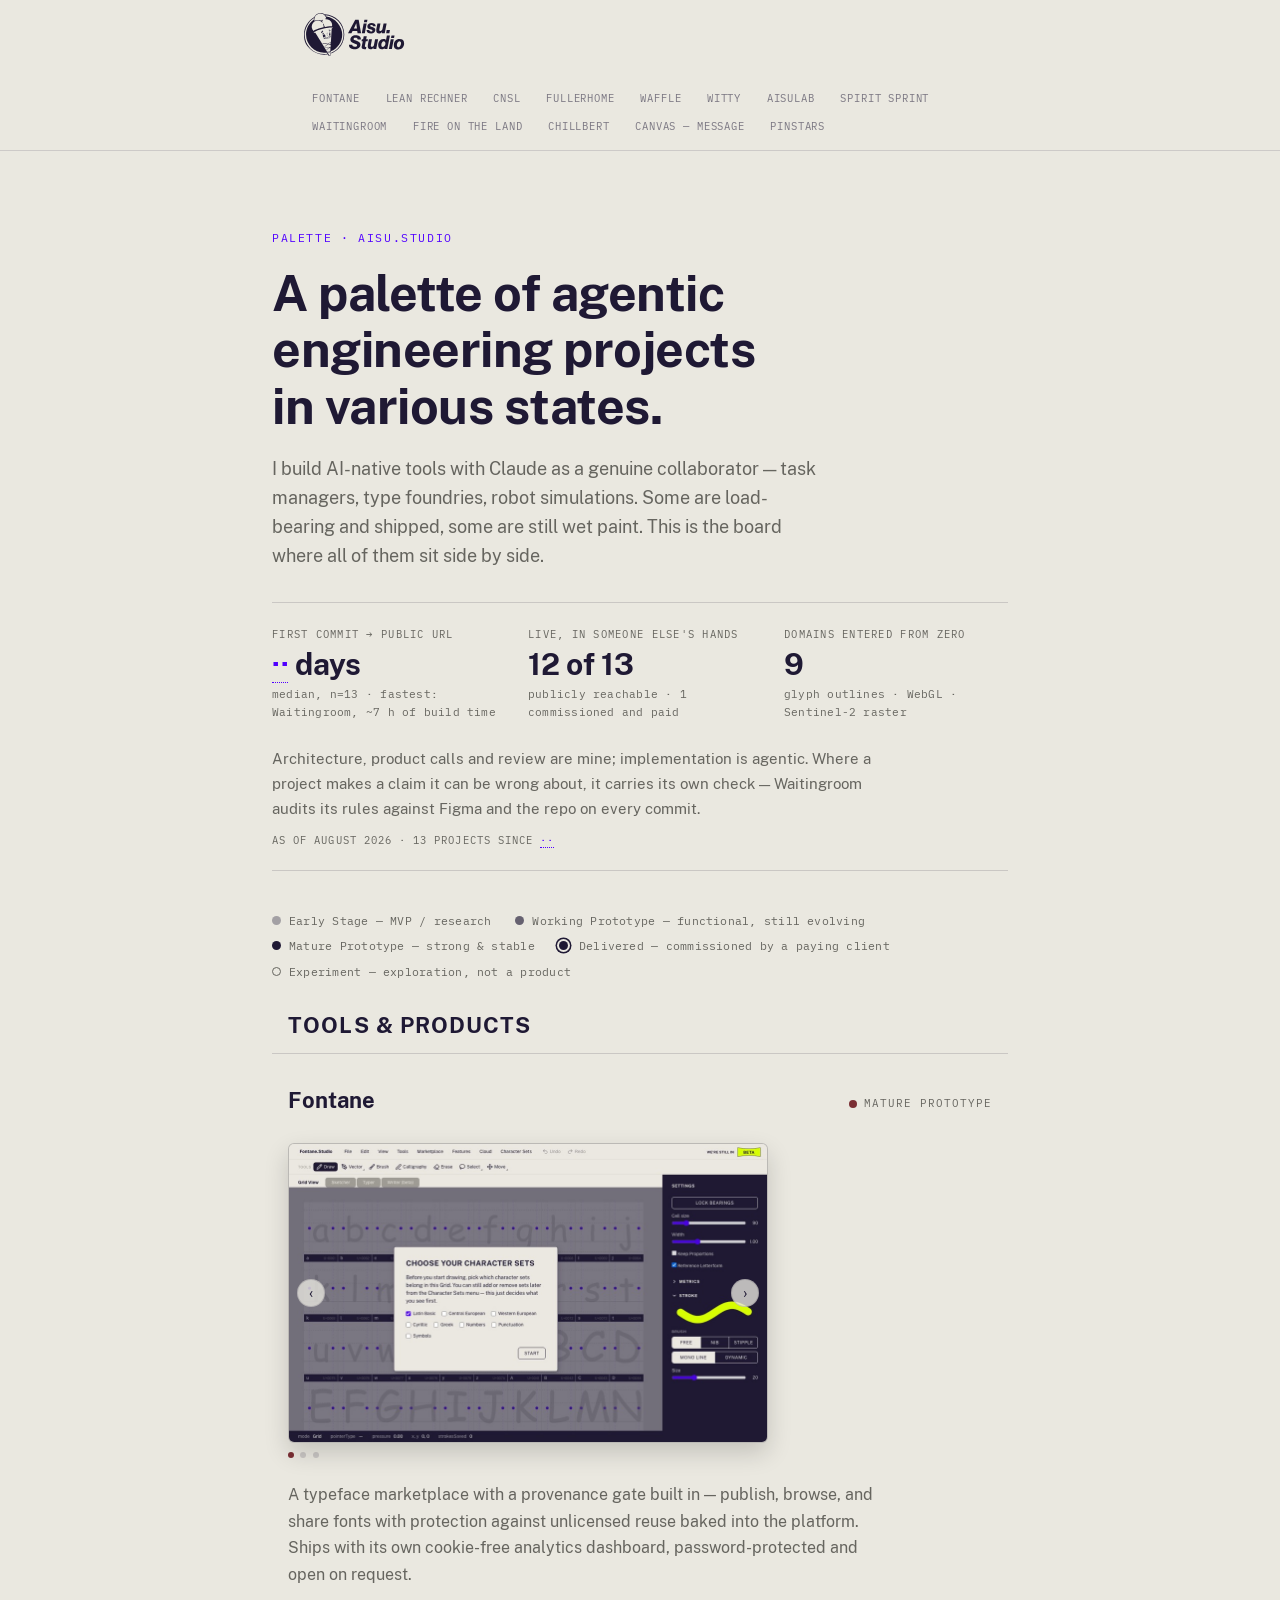
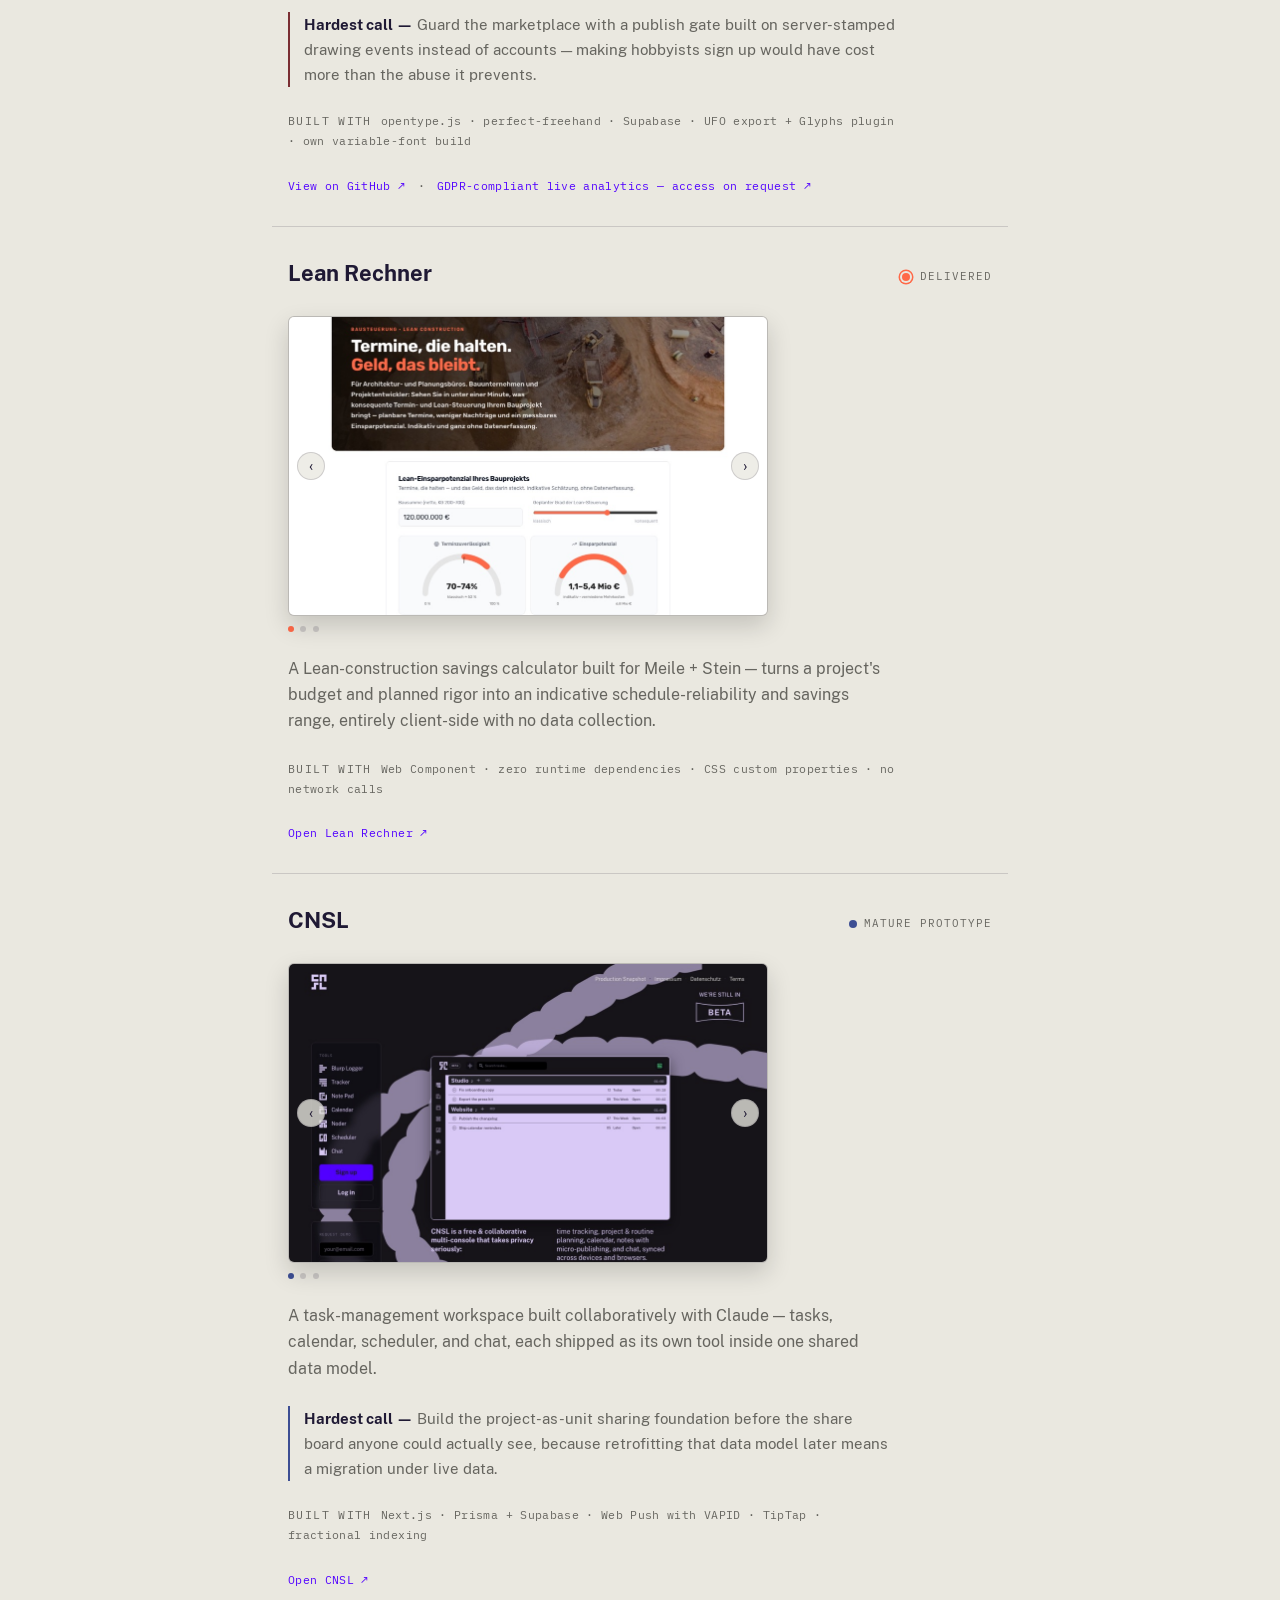
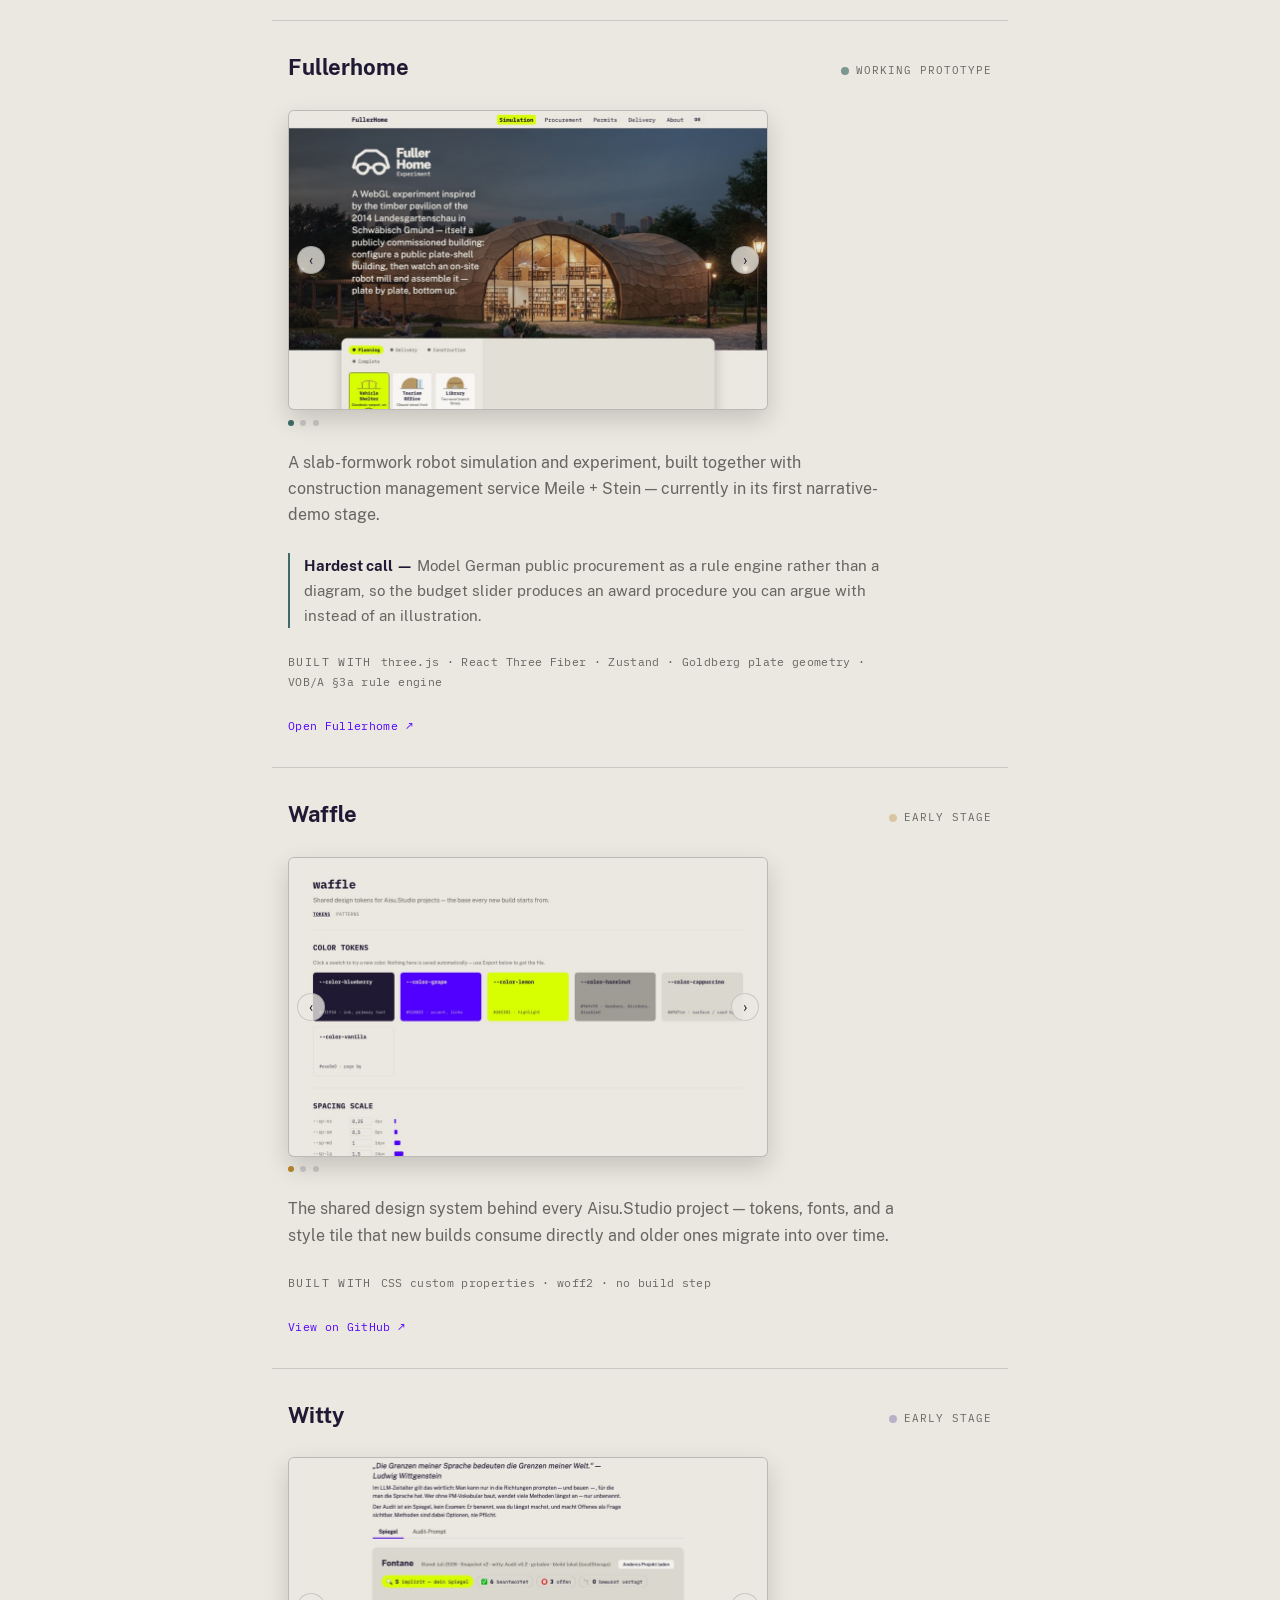
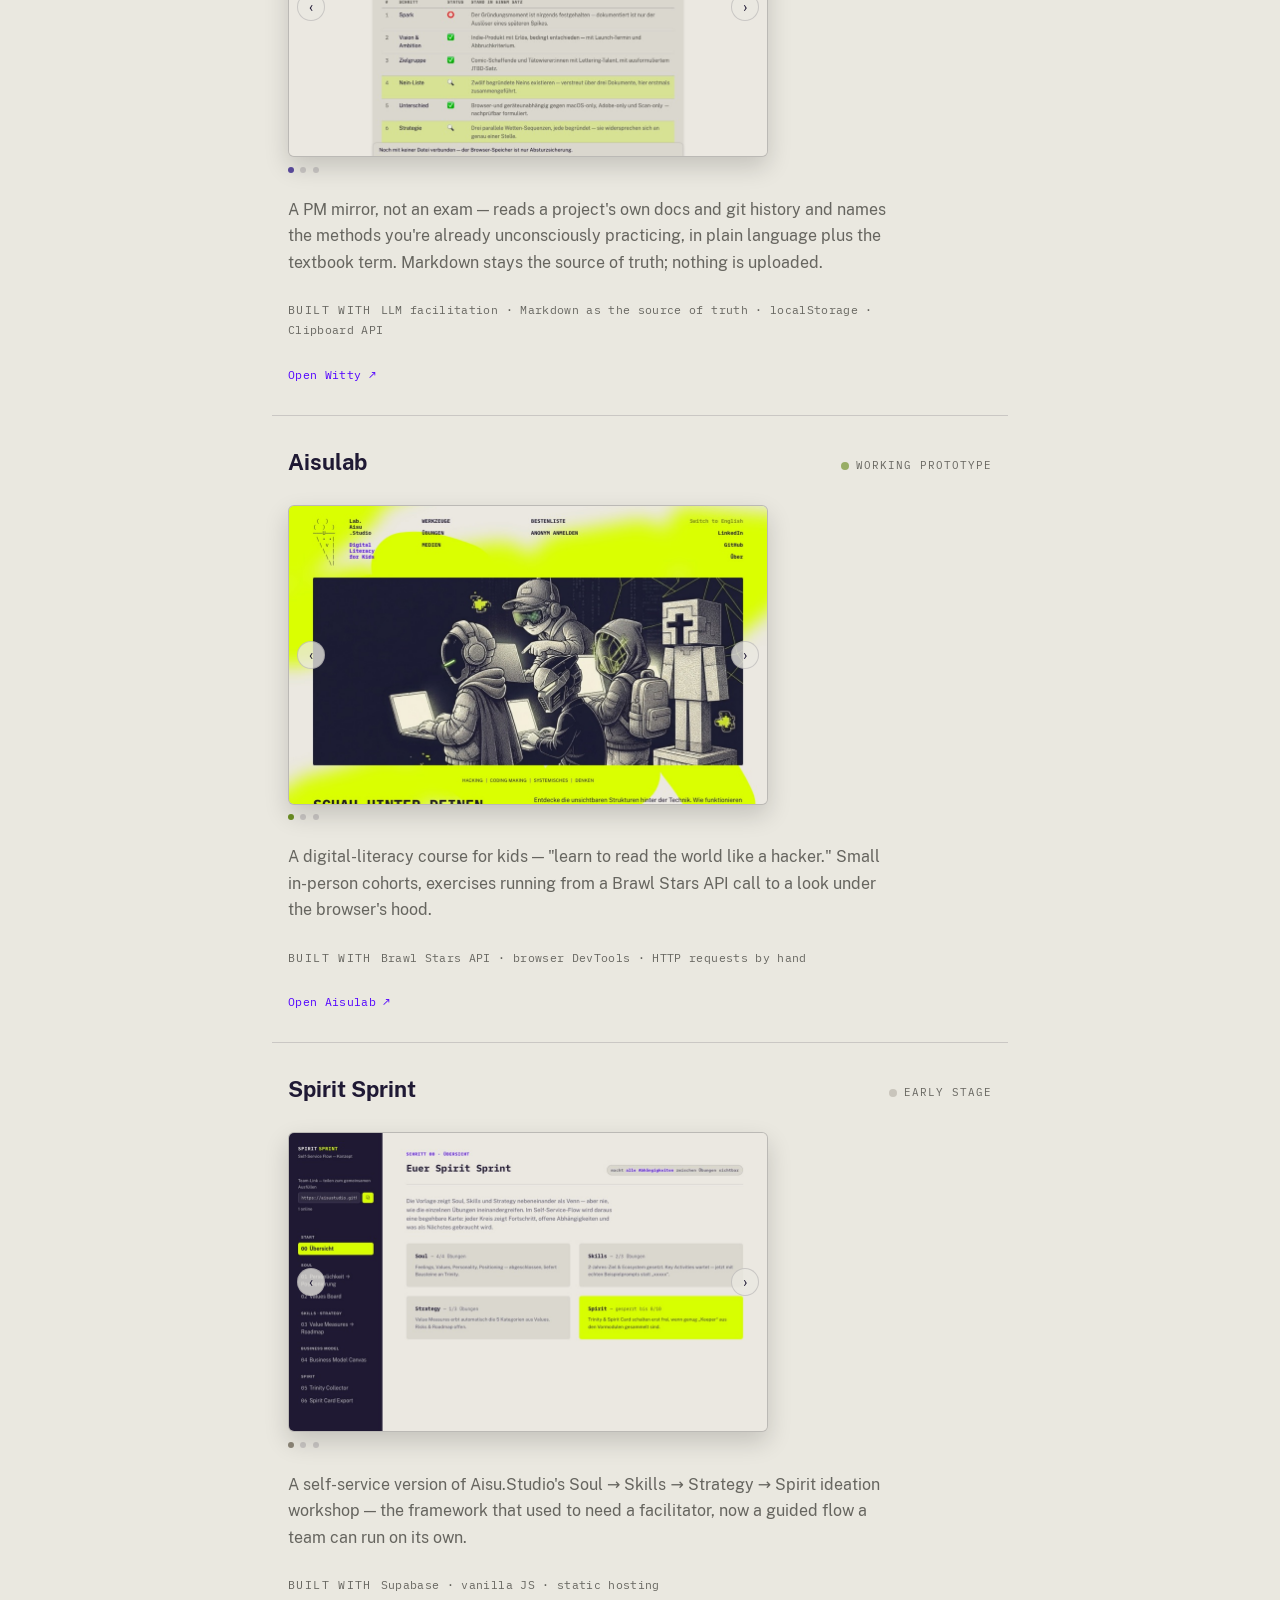
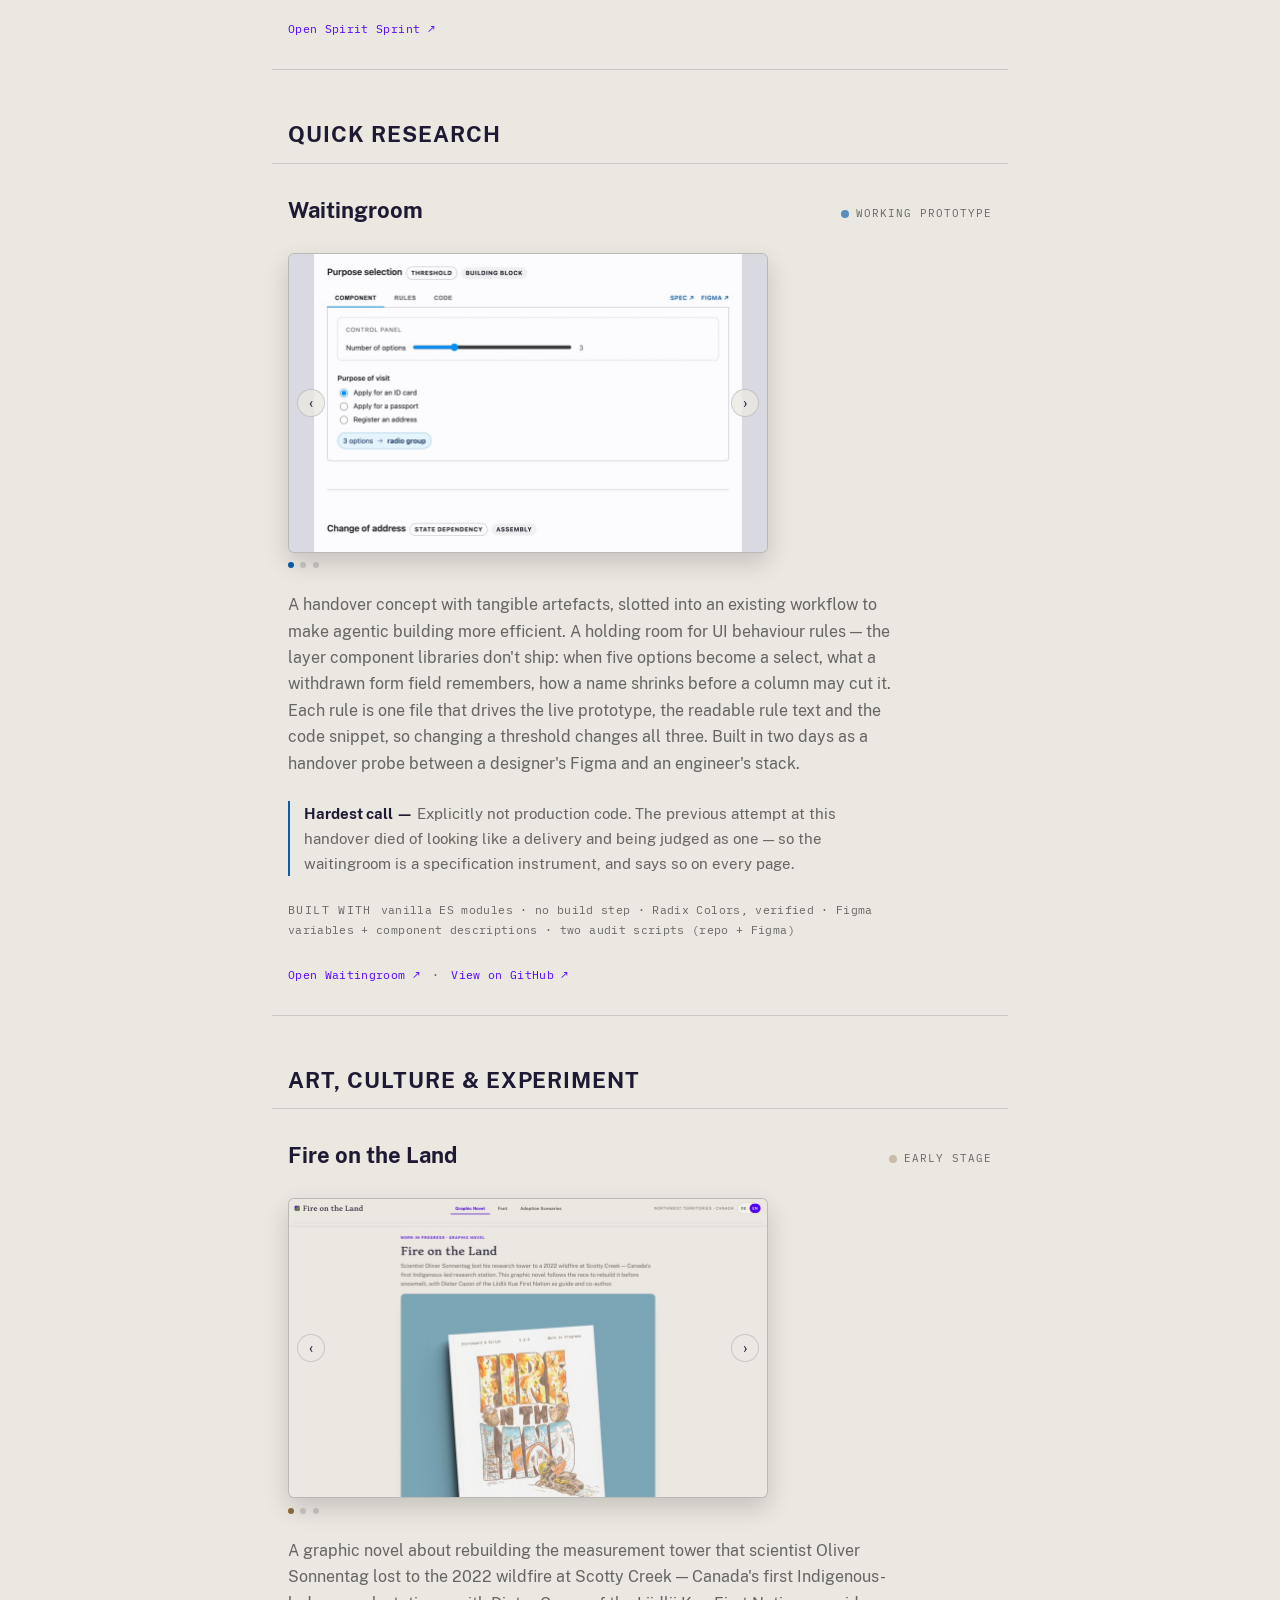
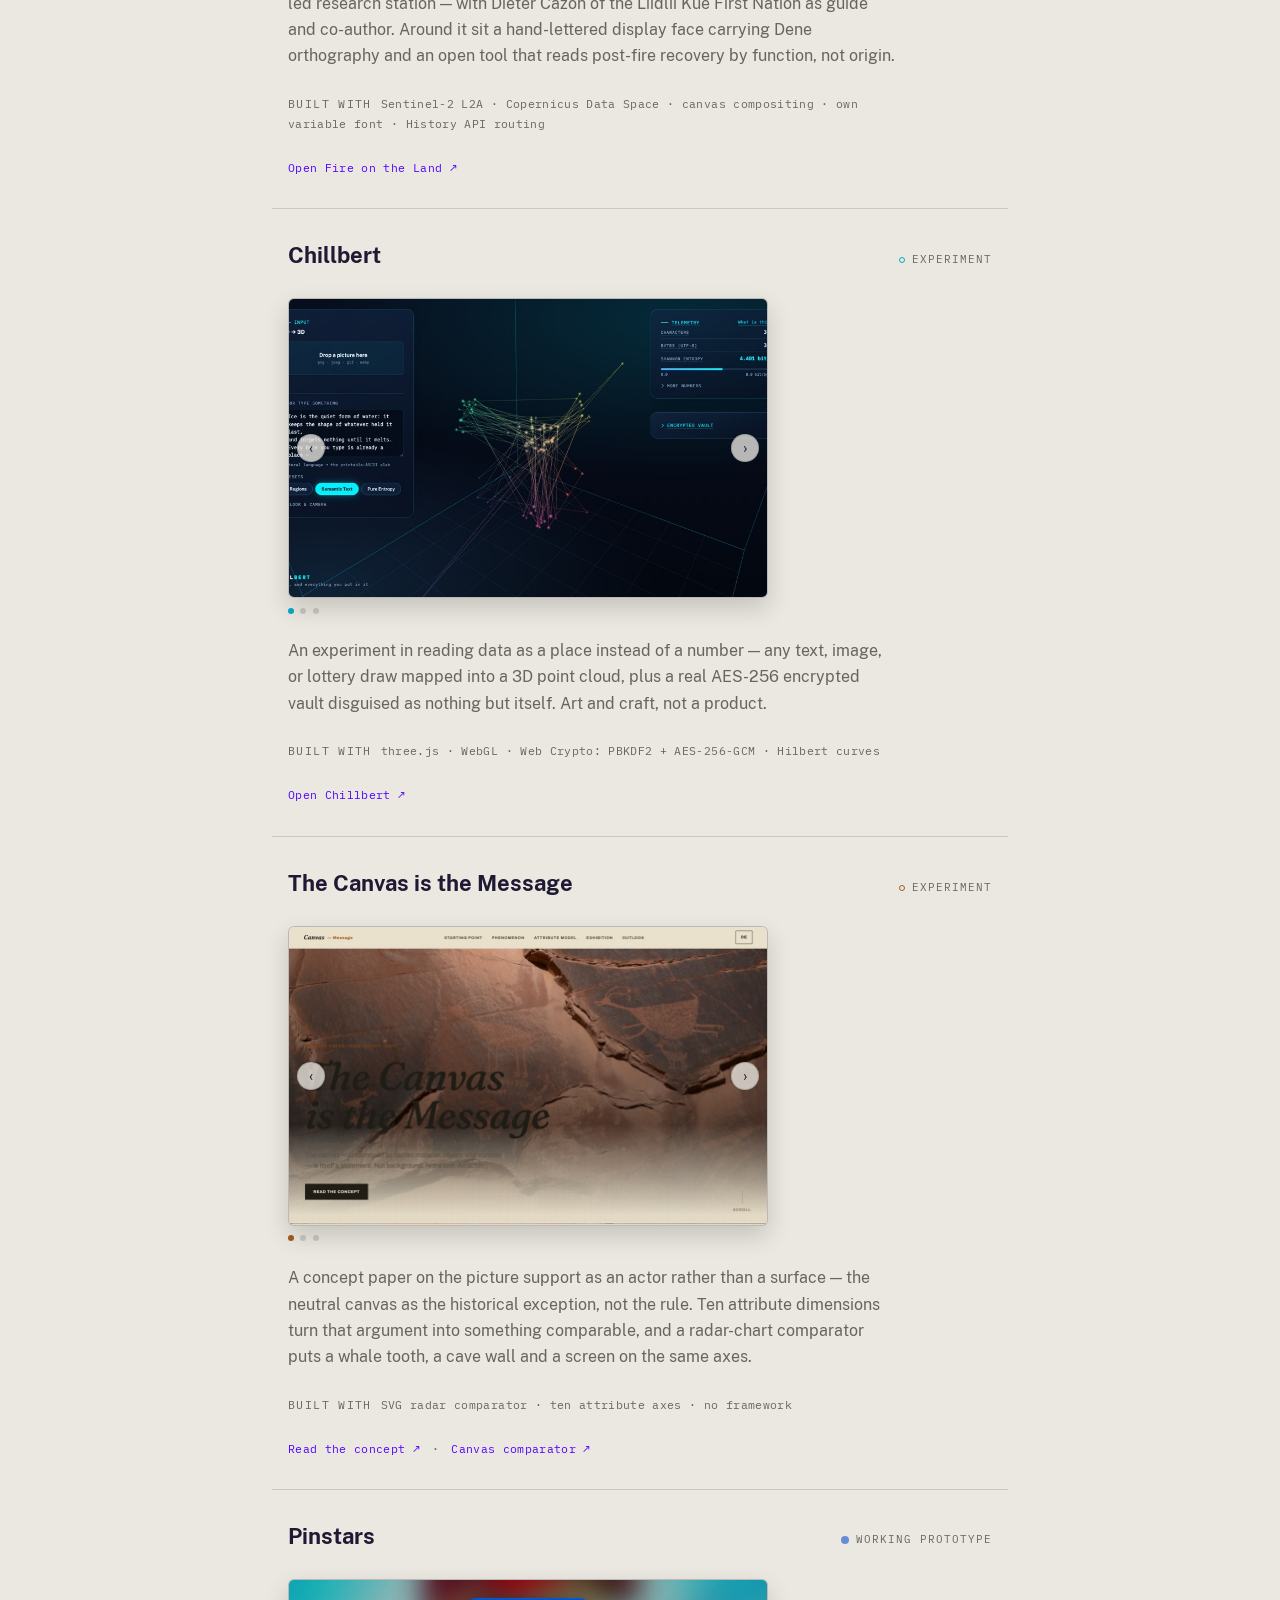
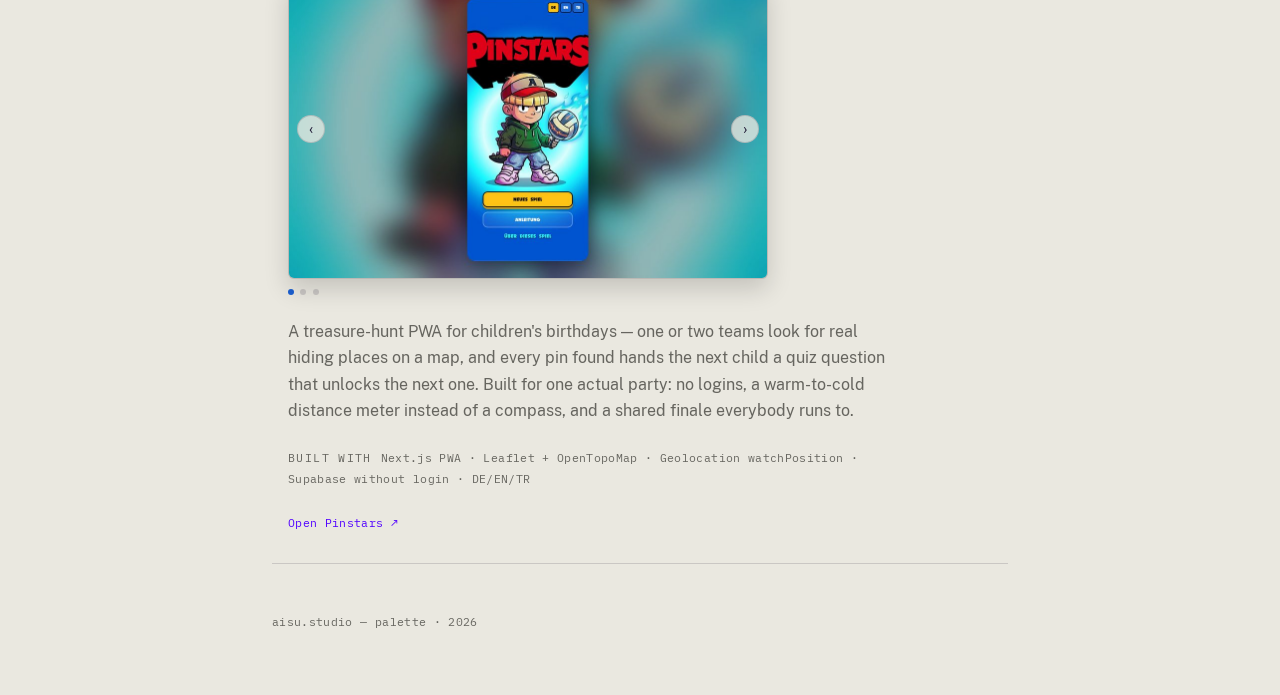
<file: index.html>
<!doctype html>
<html lang="en">
<head>
<meta charset="utf-8">
<meta name="viewport" content="width=device-width, initial-scale=1">
<meta name="description" content="A palette of agentic engineering projects in various states — Fontane, Lean Rechner, CNSL, Fullerhome, Waffle, Witty, Aisulab, Spirit Sprint, Fire on the Land, Chillbert, The Canvas is the Message, Pinstars.">
<title>palette · aisu.studio</title>
<link rel="stylesheet" href="tokens.css">
<style>
  :root {
    --canvas: var(--color-vanilla);
    --canvas-raised: var(--color-cappuccino);
    --ink: var(--color-blueberry);
    --ink-soft: var(--color-muted);
    --rule: color-mix(in srgb, var(--color-blueberry) 16%, transparent);
    --accent: var(--color-grape);

    --cnsl: #3D4E93;
    --fontane: #7A2E33;
    --waffle: #B8862E;
    --spirit: #8C8577;
    --fullerhome: #3E6B66;
    --leanrechner: #FF6948;
    --witty: #5B4B9E;
    --aisulab: #6B8E23;
    --fireontheland: #8A6D3D;
    --tcitm: #A6591B;
    --pinstars: #1B5FD0;
    --chillbert: #0BA8C4;
    --waitingroom: #0B5CAD;
  }

  /* dark mode is derived from the same waffle tokens (blueberry/vanilla swap
     as canvas/ink, surfaces and accent blended from there) rather than a
     separate hand-picked palette — so editing tokens.css still drives both themes. */
  @media (prefers-color-scheme: dark) {
    :root {
      --canvas: var(--color-blueberry);
      --canvas-raised: color-mix(in srgb, var(--color-blueberry) 82%, var(--color-vanilla) 18%);
      --ink: var(--color-vanilla);
      --ink-soft: color-mix(in srgb, var(--color-vanilla) 62%, var(--color-blueberry) 38%);
      --rule: color-mix(in srgb, var(--color-vanilla) 16%, transparent);
      --accent: color-mix(in srgb, var(--color-grape) 55%, var(--color-vanilla) 45%);

      --cnsl: #8496D6;
      --fontane: #C97078;
      --waffle: #E0AC55;
      --spirit: #A7A093;
      --fullerhome: #74AFA8;
      --leanrechner: #FF6948;
      --witty: #8B7BC7;
      --aisulab: #9DC94A;
      --fireontheland: #C9A15E;
      --tcitm: #D98B4A;
    --pinstars: #6FA8FF;
      --pinstars: #6FA8FF;
      --chillbert: #00F2FE;
      --waitingroom: #70B8FF;
    }
  }
  :root[data-theme="dark"] {
    --canvas: var(--color-blueberry);
    --canvas-raised: color-mix(in srgb, var(--color-blueberry) 82%, var(--color-vanilla) 18%);
    --ink: var(--color-vanilla);
    --ink-soft: color-mix(in srgb, var(--color-vanilla) 62%, var(--color-blueberry) 38%);
    --rule: color-mix(in srgb, var(--color-vanilla) 16%, transparent);
    --accent: color-mix(in srgb, var(--color-grape) 55%, var(--color-vanilla) 45%);
    --cnsl: #8496D6;
    --fontane: #C97078;
    --waffle: #E0AC55;
    --spirit: #A7A093;
    --fullerhome: #74AFA8;
    --leanrechner: #FF6948;
    --witty: #8B7BC7;
    --aisulab: #9DC94A;
    --fireontheland: #C9A15E;
    --tcitm: #D98B4A;
    --pinstars: #6FA8FF;
    --chillbert: #00F2FE;
    --waitingroom: #70B8FF;
  }
  :root[data-theme="light"] {
    --canvas: var(--color-vanilla);
    --canvas-raised: var(--color-cappuccino);
    --ink: var(--color-blueberry);
    --ink-soft: var(--color-muted);
    --rule: color-mix(in srgb, var(--color-blueberry) 16%, transparent);
    --accent: var(--color-grape);
    --cnsl: #3D4E93;
    --fontane: #7A2E33;
    --waffle: #B8862E;
    --spirit: #8C8577;
    --fullerhome: #3E6B66;
    --leanrechner: #FF6948;
    --witty: #5B4B9E;
    --aisulab: #6B8E23;
    --fireontheland: #8A6D3D;
    --tcitm: #A6591B;
    --pinstars: #1B5FD0;
    --chillbert: #0BA8C4;
    --waitingroom: #0B5CAD;
  }

  * { box-sizing: border-box; }
  body { margin: 0; }

  .page {
    background: var(--canvas);
    color: var(--ink);
    font-family: var(--font-sans);
    line-height: 1.65;
    min-height: 100%;
    padding: clamp(2rem, 6vw, 5rem) clamp(1.25rem, 5vw, 2rem) 4rem;
  }

  .wrap {
    max-width: 46rem;
    margin: 0 auto;
  }

  /* sticky site header: always blueberry-on-vanilla, independent of the
     page's own light/dark theme — so the logo can stay a fixed color too. */
  .site-nav {
    position: sticky;
    top: 0;
    z-index: 20;
    background: var(--color-vanilla);
    border-bottom: 1px solid color-mix(in srgb, var(--color-blueberry) 14%, transparent);
  }
  .site-nav-inner {
    max-width: 46rem;
    margin: 0 auto;
    padding: 0.8rem clamp(1.25rem, 5vw, 2rem);
    display: flex;
    align-items: center;
    gap: 1.75rem;
    flex-wrap: wrap;
  }
  .site-nav nav {
    display: flex;
    flex-wrap: wrap;
    /* tighter than the old 0.5rem/1.5rem because every link now carries pill
       padding of its own — the gap plus that padding lands back at the same
       optical spacing between labels. */
    gap: 0.25rem 0.6rem;
  }

  .logo-mark {
    display: block;
    height: 44px;
    width: auto;
    flex: none;
    color: var(--color-blueberry);
  }
  .logo-mark path { fill: currentColor; }

  .eyebrow {
    font-family: var(--font-mono);
    font-size: 0.72rem;
    letter-spacing: 0.14em;
    text-transform: uppercase;
    color: var(--accent);
    margin: 0 0 1.1rem;
  }

  h1 {
    font-family: var(--font-sans);
    font-weight: 700;
    font-size: clamp(2rem, 5vw, 3.1rem);
    line-height: 1.14;
    letter-spacing: -0.01em;
    margin: 0 0 1.25rem;
    text-wrap: balance;
    animation: rise 0.6s ease-out both;
  }

  .intro {
    font-size: 1.1rem;
    color: var(--ink-soft);
    max-width: 34rem;
    margin: 0 0 2rem;
  }

  /* lower hero: three numbers a technical reader takes into the interview.
     each answers a different objection — is it fast, is it real, can he
     repeat it — so they must not all measure output volume. Text tokens
     only, no accent fills: the board below owns the colour. */
  .metrics {
    border-top: 1px solid var(--rule);
    border-bottom: 1px solid var(--rule);
    padding: 1.4rem 0 1.25rem;
    margin: 0 0 2.5rem;
  }
  .metrics-grid {
    display: grid;
    grid-template-columns: repeat(auto-fit, minmax(12rem, 1fr));
    gap: 1.5rem 2rem;
    margin: 0;
  }
  .metric dt {
    font-family: var(--font-mono);
    font-size: 0.66rem;
    letter-spacing: 0.12em;
    text-transform: uppercase;
    color: var(--ink-soft);
    margin-bottom: 0.35rem;
  }
  /* proportional figures on purpose — tabular-nums only earns its place in
     columns that align vertically, and makes a display-size number look loose. */
  .metric-value {
    font-family: var(--font-sans);
    font-weight: 700;
    font-size: clamp(1.5rem, 3.2vw, 1.85rem);
    line-height: 1.1;
    letter-spacing: -0.01em;
    color: var(--ink);
    margin: 0 0 0.3rem;
  }
  .metric-note {
    font-family: var(--font-mono);
    font-size: 0.7rem;
    line-height: 1.6;
    letter-spacing: 0.02em;
    color: var(--ink-soft);
    margin: 0;
  }

  .metrics-method {
    font-size: 0.95rem;
    color: var(--ink-soft);
    max-width: 38rem;
    margin: 1.5rem 0 0;
  }
  .metrics-asof {
    font-family: var(--font-mono);
    font-size: 0.66rem;
    letter-spacing: 0.1em;
    text-transform: uppercase;
    color: var(--ink-soft);
    margin: 0.7rem 0 0;
  }

  /* DRAFT ONLY — marks a value that is not yet measured, so an unfilled
     placeholder can never quietly ship as a real number. Delete this rule
     and every .todo class once the values are in. */
  .todo {
    color: var(--accent);
    border-bottom: 1px dotted var(--accent);
  }

  @keyframes rise {
    from { opacity: 0; transform: translateY(6px); }
    to { opacity: 1; transform: translateY(0); }
  }
  @media (prefers-reduced-motion: reduce) {
    h1 { animation: none; }
  }

  /* every link carries the pill's padding and radius at all times, only the
     fill is transparent — otherwise activating one would resize it and reflow
     the whole nav on every scroll past a project boundary. */
  .swatch-link {
    text-decoration: none;
    color: color-mix(in srgb, var(--color-blueberry) 55%, transparent);
    padding: 0.2rem 0.5rem;
    border-radius: 999px;
    background: transparent;
    transition: background 0.15s ease, color 0.15s ease;
  }
  /* hover and current wear the same pill and differ only in fill, so the shape
     means "a project" and the colour means which state it is in. Cappuccino is
     the surface token, which is what tokens.css actually reserves for chrome:
     blueberry on it is 11.7:1, and the fill sits a quiet 1.18:1 off the header's
     vanilla — a confirmation under the pointer, not a second marker competing
     with the current-project pill. The raw token, not the --canvas-raised
     alias, because this header stays vanilla in both themes. */
  .swatch-link:hover {
    color: var(--color-blueberry);
    background: var(--color-cappuccino);
  }
  .swatch-link:focus-visible { outline: 2px solid var(--color-grape); outline-offset: 3px; }

  /* the sticky nav also answers "where am I": the project currently under the
     header wears a strawberry-2 pill. Fill and ink only — bolding a mono face
     would change its width and reflow the whole nav mid-scroll.
     Blueberry on strawberry-2 is 6.6:1, so these 10.5px labels clear AA.
     Note this is a deliberate exception to the rule in tokens.css that flavor
     ramps encode content and never style chrome. */
  .swatch-link[aria-current="location"] {
    color: var(--color-blueberry);
    background: var(--color-strawberry-2);
  }
  /* where you are outranks where the pointer is: hovering the current project
     must not repaint it as an ordinary hover target */
  .swatch-link[aria-current="location"]:hover {
    background: var(--color-strawberry-2);
  }

  .swatch-name {
    font-family: var(--font-mono);
    font-size: 0.66rem;
    letter-spacing: 0.08em;
    text-transform: uppercase;
  }

  /* legend */
  .legend {
    display: flex;
    flex-wrap: wrap;
    gap: 0.4rem 1.5rem;
    font-family: var(--font-mono);
    font-size: 0.72rem;
    color: var(--ink-soft);
    letter-spacing: 0.02em;
    margin: 0 0 2rem;
  }
  .legend-item { display: inline-flex; align-items: center; gap: 0.5rem; }
  .legend-dot {
    width: 9px; height: 9px; border-radius: 50%;
    background: var(--ink);
  }
  .legend-dot.early { opacity: 0.35; }
  .legend-dot.working { opacity: 0.65; }
  .legend-dot.mature { opacity: 1; }
  /* The legend is the key for the STAGE, so every legend dot stays neutral ink
     and lets opacity and form carry the stage. On a project row the identical
     form is filled with that project's swatch, which carries identity. Delivered
     used to break this by going accent here and swatch on the row — the same
     stage in two colours. It gets a ring instead: a form, readable in both. */
  /* the ring is a box-shadow, so it takes no layout width — pay the label back
     the space it optically eats, here and on the row chip below. */
  .legend-dot.delivered {
    opacity: 1;
    box-shadow: 0 0 0 2px var(--canvas), 0 0 0 3.5px var(--ink);
    margin-right: 3px;
  }
  .legend-dot.experiment { background: none; border: 1.5px solid var(--ink-soft); }

  /* chart of rows */
  /* group headings — chapter headlines, not eyebrows: the chart is split into
     work-with-a-user and work-that-is-its-own-point, and each group keeps its
     own top rule below the headline. */
  .chart-group {
    font-family: var(--font-sans);
    font-size: 1.35rem;
    font-weight: 700;
    line-height: 1.2;
    letter-spacing: 0.045em;
    text-transform: uppercase;
    color: var(--ink);
    margin: 3.25rem 0 0.9rem;
    padding: 0 1rem;
  }
  .chart-group:first-of-type { margin-top: 0; }

  .chart {
    border-top: 1px solid var(--rule);
  }

  .row {
    padding: 1.75rem 1rem;
    /* --nav-h is measured in JS; the fallback keeps jumped-to rows clear of the
       sticky header even before the script runs. */
    scroll-margin-top: calc(var(--nav-h, 5rem) + 1.25rem);
    border-bottom: 1px solid var(--rule);
    transition: background 0.15s ease;
  }
  .row:hover {
    background: color-mix(in srgb, var(--swatch) 7%, transparent);
  }

  .row-content { min-width: 0; }

  .row-head {
    display: flex;
    align-items: baseline;
    justify-content: space-between;
    gap: 1rem;
    flex-wrap: wrap;
  }

  .row-head h3 {
    font-family: var(--font-sans);
    font-weight: 700;
    font-size: 1.4rem;
    margin: 0;
  }

  .state {
    display: inline-flex;
    align-items: center;
    gap: 0.45rem;
    font-family: var(--font-mono);
    font-size: 0.68rem;
    letter-spacing: 0.09em;
    text-transform: uppercase;
    color: var(--ink-soft);
    white-space: nowrap;
  }
  .state-dot {
    width: 8px; height: 8px; border-radius: 50%;
    background: var(--swatch);
  }
  .state[data-state="early"] .state-dot { opacity: 0.35; }
  .state[data-state="working"] .state-dot { opacity: 0.65; }
  .state[data-state="mature"] .state-dot { opacity: 1; }
  .state[data-state="delivered"] .state-dot {
    opacity: 1;
    box-shadow: 0 0 0 2px var(--canvas), 0 0 0 3.5px var(--swatch);
    margin-right: 3px;
  }
  .state[data-state="experiment"] .state-dot { background: none; border: 1.5px solid var(--swatch); width: 6px; height: 6px; }

  .row p {
    margin: 0;
    color: var(--ink-soft);
    max-width: 38rem;
  }
  .row p.pending {
    font-style: italic;
  }

  /* built-with — the question every technical reader asks, answered in one
     mono line so it never weighs down the prose. Same size/colour as the
     legend, so it reads as apparatus rather than copy. */
  .built-with {
    font-family: var(--font-mono);
    font-size: 0.72rem;
    line-height: 1.75;
    letter-spacing: 0.03em;
    color: var(--ink-soft);
    margin: 0;
  }
  .built-with-label {
    text-transform: uppercase;
    letter-spacing: 0.12em;
    margin-right: 0.55rem;
  }

  /* one decision, on the projects where the decision is the point */
  .decision {
    border-left: 2px solid var(--swatch);
    padding-left: 0.9rem;
    margin: 0;
    font-size: 0.95rem;
    color: var(--ink-soft);
  }
  .decision-label {
    font-weight: 700;
    color: var(--ink);
  }

  .row-link {
    display: inline-block;
    font-family: var(--font-mono);
    font-size: 0.72rem;
    letter-spacing: 0.03em;
    color: var(--accent);
    text-decoration: none;
    border-bottom: 1px solid transparent;
  }
  .row-link:hover { border-bottom-color: var(--accent); }
  .row-link-sep {
    display: inline-block;
    margin: 0 0.5rem;
    color: var(--ink-soft);
    font-family: var(--font-mono);
    font-size: 0.72rem;
  }


  /* screenshot carousel */
  .carousel {
    margin: 0;
    max-width: 30rem;
  }
  .carousel-viewport {
    position: relative;
    aspect-ratio: 16 / 10;
    border-radius: 6px;
    overflow: hidden;
    border: 1px solid var(--rule);
    background: var(--canvas-raised);
    box-shadow: 0 10px 24px rgba(0, 0, 0, 0.16);
  }
  .carousel-slide {
    position: absolute;
    inset: 0;
    width: 100%;
    height: 100%;
    object-fit: cover;
    opacity: 0;
    transition: opacity 0.3s ease;
    pointer-events: none;
  }
  .carousel-slide.is-active {
    opacity: 1;
    pointer-events: auto;
  }
  .carousel-nav {
    position: absolute;
    top: 50%;
    transform: translateY(-50%);
    width: 28px;
    height: 28px;
    border-radius: 50%;
    border: 1px solid var(--rule);
    background: color-mix(in srgb, var(--canvas) 78%, transparent);
    color: var(--ink);
    font-family: var(--font-sans);
    font-size: 1rem;
    line-height: 1;
    cursor: pointer;
    display: flex;
    align-items: center;
    justify-content: center;
  }
  .carousel-nav.prev { left: 0.5rem; }
  .carousel-nav.next { right: 0.5rem; }
  .carousel-nav:hover { background: var(--swatch); color: var(--color-vanilla); border-color: transparent; }
  .carousel-nav:focus-visible { outline: 2px solid var(--accent); outline-offset: 2px; }

  .carousel-dots {
    display: flex;
    gap: 0.4rem;
    margin-top: 0.6rem;
  }
  .carousel-dot {
    width: 6px;
    height: 6px;
    border-radius: 50%;
    border: none;
    padding: 0;
    background: var(--rule);
    cursor: pointer;
  }
  .carousel-dot.is-active { background: var(--swatch); }

  /* One rhythm for the whole row: a blank line above every block, so
     description, decision, built-with and links all breathe the same amount.
     Scoped through .row and placed last on purpose — a bare `.row-content > *`
     loses to `.row p { margin: 0 }`, which is more specific, and to the
     `.carousel` rule below it; both silently zeroed this out before.
     --sp-lg is the project's own spacing step, not a number picked here. */
  .row .row-content > * { margin-top: var(--sp-lg); }
  .row .row-content > :first-child { margin-top: 0; }


  footer {
    margin-top: 3rem;
    font-family: var(--font-mono);
    font-size: 0.72rem;
    color: var(--ink-soft);
    letter-spacing: 0.03em;
  }
</style>
</head>
<body>
<header class="site-nav">
  <div class="site-nav-inner">
    <svg class="logo-mark" viewBox="0 0 103 45" role="img" aria-label="Aisu.Studio">
      <path d="M52.4,6.8h3.5l2.5,14h-3.6l-.4-2.5h-4.7l-1.2,2.5h-3.5l7.4-14h0ZM51,15.8h3.2l-.5-3.4c0-.7-.2-2-.2-2h0s-.5,1.3-.9,2l-1.6,3.4Z"/>
      <path d="M61,10.7h3.1l-1.9,10h-3.1l1.9-10ZM61.8,6.8h3.1l-.5,2.6h-3.1l.5-2.6Z"/>
      <path d="M63.8,17.5h3c0,.8.5,1.5,1.8,1.5s1.4-.3,1.4-1-.9-.9-2.2-1.3c-1.7-.5-3-1.2-3-3s1.8-3.4,4.3-3.4,4.1.9,4.3,3.2h-2.9c0-.7-.6-1.2-1.5-1.2s-1.3.2-1.3.8.8.8,2.2,1.2c1.6.5,3.1,1.1,3.1,3s-1.7,3.6-4.4,3.6-4.6-1.1-4.7-3.6"/>
      <path d="M73.9,17l1.2-6.3h3.1l-1.1,5.8c-.2,1.1,0,1.9,1.1,1.9s1.8-.8,2.1-2.2l1.1-5.5h3.1l-1.9,10h-3l.3-1.5h0c-.7,1.1-1.7,1.8-3.1,1.8-2.1,0-3.3-1.5-2.8-4.1"/>
      <path d="M84.6,17.5h3.3l-.6,3.3h-3.3l.6-3.3Z"/>
      <path d="M46,32.6h3.4c0,1.4,1.1,2,2.6,2s2.3-.4,2.3-1.5-.8-1.2-2.8-1.9c-2.5-.9-4.1-1.8-4.1-4.1s2.3-4.4,5.4-4.4,5.5,1.1,5.4,4.3h-3.3c0-1.1-.8-1.7-2.2-1.7s-1.9.4-2,1.3c0,.8.8,1,3,1.8,2.4.8,4.1,1.8,4.1,4.1s-2.7,4.7-5.8,4.7-6.1-1.2-6-4.7"/>
      <path d="M59.1,34l1-5.1h-1.3l.4-2h1.3l.6-3.2h3.1l-.6,3.2h1.8l-.4,2h-1.8l-.9,4.7c-.1.8,0,1.1.8,1.1s.6,0,.7,0l-.5,2.3c-.2,0-.8.2-1.5.2-2.2,0-3.2-1-2.8-3.1"/>
      <path d="M65.2,33.2l1.2-6.3h3.1l-1.1,5.8c-.2,1.1,0,1.9,1.1,1.9s1.8-.8,2.1-2.2l1.1-5.5h3.1l-1.9,10h-3l.3-1.5h0c-.7,1.1-1.7,1.8-3.1,1.8-2.1,0-3.3-1.5-2.8-4.1"/>
      <path d="M75.9,32.9c0-3.1,1.8-6.3,5.1-6.3s2.3.6,2.8,1.6h0l1-5.3h3.1l-2.7,14h-3l.2-1.2h0c-.6.9-1.6,1.5-2.8,1.5-2.3,0-3.8-1.7-3.7-4.4ZM83.3,31.3c0-1.2-.5-2.3-1.8-2.3s-2.4,2-2.4,3.6.4,2.2,1.7,2.2,2.5-2,2.5-3.5Z"/>
      <path d="M88.7,26.9h3.1l-1.9,10h-3.1l1.9-10ZM89.5,23h3.1l-.5,2.6h-3.1l.5-2.6h0Z"/>
      <path d="M91.9,32.7c0-3.3,2.3-6,5.7-6s4.8,1.5,4.8,4.6c0,3.3-2.2,6.1-5.7,6.1s-4.8-1.5-4.8-4.6M99.3,31.1c0-1.2-.5-2.2-1.8-2.2s-2.5,2.3-2.5,3.9c0,1.2.5,2.2,1.7,2.2s2.5-2.3,2.5-3.9Z"/>
      <path d="M23.9,23.1s.1,0,.1,0l.3-.8c0,0,0-.1,0-.1l-.8.2c0,0,0,0,0,.1l.5.6h0Z"/>
      <path d="M27.1,23.7l-6.9,1.9c0,0-.1,0-.1.2,0,0,0,.2.1.2,0,0,.7.2,1.7.4.5,0,1,.1,1.5.1s1.2,0,1.7-.3c1.7-.6,2.3-2.2,2.3-2.3,0,0,0-.1,0-.2s-.1,0-.2,0M26.5,24.8c-.3.4-.8.9-1.6,1.2-1,.3-2.2.2-3.1,0v-.4c-.1,0,4.7-1.3,4.7-1.3v.5Z"/>
      <path d="M23.7,21.5c.1,0,.2-.1.1-.2,0-.1-.1-.2-.2-.1-.1,0-.2.1-.1.2,0,.1.1.2.2.1"/>
      <path d="M22.8,21.7c.1,0,.2-.1.1-.2,0-.1-.1-.2-.2-.1-.1,0-.2.1-.1.2,0,.1.1.2.2.1"/>
      <path d="M22.9,20.9c.1,0,.2-.1.1-.2,0-.1-.1-.2-.2-.1-.1,0-.2.1-.1.2,0,.1.1.2.2.1Z"/>
      <path d="M22.4,23.7l-3.1-3.7c0-.1-.3,0-.3.1l.5,4.8c0,.1.1.2.2.1l2.6-1.2c0,0,.1-.2,0-.2ZM20.2,22.4c-.2,0-.5,0-.5-.3,0-.2,0-.5.3-.5.2,0,.5,0,.5.3,0,.2,0,.5-.3.5Z"/>
      <path d="M24.4,21.3c.1,0,.2-.1.1-.2,0-.1-.1-.2-.2-.1-.1,0-.2.1-.1.2,0,.1.1.2.2.1"/>
      <path d="M23.9,20.6c.1,0,.2-.1.1-.2,0-.1-.1-.2-.2-.1-.1,0-.2.1-.1.2,0,.1.1.2.2.1"/>
      <path d="M19.6,18.7l-.7-.7s0,0-.1,0l-1.5,2s0,0,0,0l.4.4s0,0,.1,0l1.9-1.7s0,0,0-.1Z"/>
      <path d="M27.4,18.1l-1.8-1.3s0,0-.1,0l-.2.8s0,0,0,0l1.9.8s0,0,0,0v-.3s0,0,0,0Z"/>
      <path d="M27,23.1c0,0,.2,0,.2-.2l-.6-4c0-.2-.3-.2-.3,0l-.8,4c0,0,0,.2.2.2h1.4s0,0,0,0ZM26.3,20c.1,0,.2,0,.2.2s0,.2-.2.2-.2,0-.2-.2,0-.2.2-.2Z"/>
      <path d="M21.1,1.5c-1.6-1.3-3.8-1.8-5.9-1.3-1.8.4-3.3,1.6-4.2,3.1-.1.2-.3.5-.4.7C4.1,7.7,0,14.6,0,22s2.1,10.7,6,14.6c3.9,3.9,9.1,6,14.6,6s2.5-.1,3.7-.3l.8,1.2c.2.4.6.5,1,.5s.2,0,.3,0c.5-.1.8-.5.9-1.1v-1.5c3-1,5.7-2.7,7.9-4.9,3.9-3.9,6-9.1,6-14.6s-2.1-10.5-5.9-14.4c-3.8-3.9-8.8-6-14.2-6.2M19.1,9.3c-.3-.3-.6-.6-.9-.8.3-.3.6-.6.9-.9.1-.1.2-.3,0-.5-.1-.1-.3-.2-.5,0-.2.1-.4.3-.5.4-.5.4-.8.3-1.6,0-1.3-.5-2.7-.6-4.1-.2-.6.2-1.1.4-1.7.7-.3-1.5,0-3,.7-4.4.8-1.4,2.2-2.4,3.8-2.8,3.3-.8,6.7,1.2,7.5,4.4,0,.1,0,.3,0,.4-.2,0-.5,0-.7,0-.2,0-.3.2-.3.4,0,.2.2.3.4.3,1.4-.1,2.9.3,4.1,1.1,1.2.8,2.1,2.1,2.4,3.5.2.9.3,1.7,0,2.6-.5,0-1.3,0-2.5,0-1.2.1-2.7.3-4.3.7-.3,0-.8-.3-1.1-.9,0-.3,0-.7-.2-1-.1-.4-.3-.8-.4-1.2,0-.2-.3-.2-.4-.2s-.2.3-.2.4c.2.4.3.7.4,1.1.2.7.2,1.4.2,2.2-.4,0-.9.2-1.3.3-2.7.7-5.3,1.5-7.1,2.3-.9.4-1.6.8-2,1.1-.8-.8-1.4-1.8-1.6-2.9-.8-3.3,1.2-6.7,4.4-7.5,2.2-.5,4.4.1,6,1.7.1.1.3.1.5,0,.1-.1.1-.3,0-.5M20.6,42c-5.3,0-10.3-2.1-14.1-5.8-3.8-3.8-5.8-8.8-5.8-14.1S4.3,8.6,10.2,5c-.2.6-.2,1.2-.2,1.9-4.8,3.3-7.9,8.9-7.9,15.2,0,10.2,8.3,18.5,18.5,18.5s1.7,0,2.6-.2l.8,1.3c-1.1.2-2.2.3-3.4.3M27,35.4h-1c0-.1,1.1-.9,1.1-.9v.9ZM27.1,31.8l-2.3-.3,2.4-1.8v2.1ZM27.3,29.3l-2.9,2.2-5.2-.7c-.1,0-.2,0-.2.2,0,.1,0,.2.2.2l4.9.7-3.1,2.3c0,0,0,.2,0,.3,0,0,0,0,.1,0s0,0,.1,0l3.4-2.5,2.7.4v1.9c-.1,0-1.8,1.2-1.8,1.2l-4-.5c-.1,0-.2,0-.2.2,0,.1,0,.2.2.2l3.6.5-2.2,1.6c0,0-.1.2,0,.3,0,0,0,0,.1,0s0,0,.1,0l2.5-1.9,1.5.2-.2,3-.4.3-2.6-.4c-.1,0-.2,0-.2.2,0,.1,0,.2.2.2l2.2.3-1.3,1c0,0-.1.2,0,.3,0,0,0,0,.2,0s0,0,.1,0l1.7-1.2h.3s-.2,3.5-.2,3.5c0,.3-.2.4-.4.4-.2,0-.4,0-.5-.2l-14.4-23.2s0,0,0,0v-.2h-.3c-1.1,0-1.4-.2-1.4-.2,0,0,.1-.2.4-.4.4-.3,1.1-.7,2.3-1.2,1.8-.8,4.2-1.6,6.8-2.2,2.6-.7,5.1-1.1,7.1-1.3,1.6-.2,2.4,0,2.8,0,0,0,0,0,0,0h0c.2,0,.2,0,.3.1,0,0-.2.3-1.1.9h-.2v.3h0s-.7,13.6-.7,13.6h0ZM34.7,36.1c-2.1,2.1-4.6,3.7-7.3,4.7v-1.6c6.9-2.7,11.7-9.4,11.7-17.2S32,4.8,22.9,3.7c-.3-.6-.7-1.1-1.1-1.5,4.9.3,9.5,2.4,13,5.9,3.7,3.7,5.7,8.7,5.7,13.9s-2.1,10.3-5.8,14.1"/>
    </svg>
    <nav aria-label="Jump to project">
      <a class="swatch-link" href="#fontane"><span class="swatch-name">Fontane</span></a>
      <a class="swatch-link" href="#lean-rechner"><span class="swatch-name">Lean Rechner</span></a>
      <a class="swatch-link" href="#cnsl"><span class="swatch-name">CNSL</span></a>
      <a class="swatch-link" href="#fullerhome"><span class="swatch-name">Fullerhome</span></a>
      <a class="swatch-link" href="#waffle"><span class="swatch-name">Waffle</span></a>
      <a class="swatch-link" href="#witty"><span class="swatch-name">Witty</span></a>
      <a class="swatch-link" href="#aisulab"><span class="swatch-name">Aisulab</span></a>
      <a class="swatch-link" href="#spirit-sprint"><span class="swatch-name">Spirit Sprint</span></a>
      <a class="swatch-link" href="#waitingroom"><span class="swatch-name">Waitingroom</span></a>
      <a class="swatch-link" href="#fireontheland"><span class="swatch-name">Fire on the Land</span></a>
      <a class="swatch-link" href="#chillbert"><span class="swatch-name">Chillbert</span></a>
      <a class="swatch-link" href="#tcitm"><span class="swatch-name">Canvas — Message</span></a>
      <a class="swatch-link" href="#pinstars"><span class="swatch-name">Pinstars</span></a>
    </nav>
  </div>
</header>
<div class="page">
  <div class="wrap">
    <header>
      <p class="eyebrow">palette · aisu.studio</p>
      <h1>A palette of agentic engineering projects in various states.</h1>
      <p class="intro">I build AI-native tools with Claude as a genuine collaborator — task managers, type foundries, robot simulations. Some are load-bearing and shipped, some are still wet paint. This is the board where all of them sit side by side.</p>

      <section class="metrics" aria-label="How this board measures up">
        <dl class="metrics-grid">
          <div class="metric">
            <dt>First commit → public URL</dt>
            <!-- TODO: median across the 13 project repos. Not derivable from this
                 repo — palette only holds the board. Compute per project as
                 (first commit → first deploy) and drop the median in here. -->
            <dd class="metric-value"><span class="todo">··</span> days</dd>
            <dd class="metric-note">median, n=13 · fastest: Waitingroom, ~7 h of build time</dd>
          </div>
          <div class="metric">
            <dt>Live, in someone else's hands</dt>
            <dd class="metric-value">12 of 13</dd>
            <dd class="metric-note">publicly reachable · 1 commissioned and paid</dd>
          </div>
          <div class="metric">
            <dt>Domains entered from zero</dt>
            <dd class="metric-value">9</dd>
            <dd class="metric-note">glyph outlines · WebGL · Sentinel-2 raster</dd>
          </div>
        </dl>
        <p class="metrics-method">Architecture, product calls and review are mine; implementation is agentic. Where a project makes a claim it can be wrong about, it carries its own check — Waitingroom audits its rules against Figma and the repo on every commit.</p>
        <!-- TODO: month of the earliest project's first commit (not this repo's). -->
        <p class="metrics-asof">As of August 2026 · 13 projects since <span class="todo">··</span></p>
      </section>
    </header>

    <p class="legend">
      <span class="legend-item"><span class="legend-dot early"></span>Early Stage — MVP / research</span>
      <span class="legend-item"><span class="legend-dot working"></span>Working Prototype — functional, still evolving</span>
      <span class="legend-item"><span class="legend-dot mature"></span>Mature Prototype — strong &amp; stable</span>
      <span class="legend-item"><span class="legend-dot delivered"></span>Delivered — commissioned by a paying client</span>
      <span class="legend-item"><span class="legend-dot experiment"></span>Experiment — exploration, not a product</span>
    </p>

    <h2 class="chart-group" id="group-tools">Tools &amp; Products</h2>
    <section class="chart" aria-labelledby="group-tools">
      <article class="row" id="fontane" style="--swatch:var(--fontane)">
        <div class="row-content">
          <div class="row-head">
            <h3>Fontane</h3>
            <span class="state" data-state="mature"><span class="state-dot"></span>Mature Prototype</span>
          </div>
          <div class="carousel" aria-label="Fontane screenshots">
            <div class="carousel-viewport">
              <img class="carousel-slide is-active" src="screenshots/fontane-1.jpg" alt="Fontane glyph editor grid view">
              <img class="carousel-slide" src="screenshots/fontane-2.jpg" alt="Fontane features marketing page">
              <img class="carousel-slide" src="screenshots/fontane-3.jpg" alt="Fontane marketplace with a published typeface">
              <button class="carousel-nav prev" type="button" aria-label="Previous screenshot">‹</button>
              <button class="carousel-nav next" type="button" aria-label="Next screenshot">›</button>
            </div>
            <div class="carousel-dots">
              <button class="carousel-dot is-active" type="button" aria-label="Screenshot 1 of 3"></button>
              <button class="carousel-dot" type="button" aria-label="Screenshot 2 of 3"></button>
              <button class="carousel-dot" type="button" aria-label="Screenshot 3 of 3"></button>
            </div>
          </div>
          <p>A typeface marketplace with a provenance gate built in — publish, browse, and share fonts with protection against unlicensed reuse baked into the platform. Ships with its own cookie-free analytics dashboard, password-protected and open on request.</p>
          <p class="decision"><span class="decision-label">Hardest call —</span> Guard the marketplace with a publish gate built on server-stamped drawing events instead of accounts — making hobbyists sign up would have cost more than the abuse it prevents.</p>
          <p class="built-with"><span class="built-with-label">Built with</span>opentype.js · perfect-freehand · Supabase · UFO export + Glyphs plugin · own variable-font build</p>
          <a class="row-link" href="https://github.com/AisuStudio/fontane">View on GitHub ↗</a>
          <span class="row-link-sep">·</span>
          <a class="row-link" href="https://fontane.studio/anneliese">GDPR-compliant live analytics — access on request ↗</a>
        </div>
      </article>

      <article class="row" id="lean-rechner" style="--swatch:var(--leanrechner)">
        <div class="row-content">
          <div class="row-head">
            <h3>Lean Rechner</h3>
            <span class="state" data-state="delivered"><span class="state-dot"></span>Delivered</span>
          </div>
          <div class="carousel" aria-label="Lean Rechner screenshots">
            <div class="carousel-viewport">
              <img class="carousel-slide is-active" src="screenshots/mns-1.jpg" alt="Lean Rechner hero and simple-mode gauges for schedule reliability and savings">
              <img class="carousel-slide" src="screenshots/mns-2.jpg" alt="Lean Rechner Profi mode with per-measure activation table for a VOB contract">
              <img class="carousel-slide" src="screenshots/mns-3.jpg" alt="Lean Rechner dimension breakdown and net savings calculation">
              <button class="carousel-nav prev" type="button" aria-label="Previous screenshot">‹</button>
              <button class="carousel-nav next" type="button" aria-label="Next screenshot">›</button>
            </div>
            <div class="carousel-dots">
              <button class="carousel-dot is-active" type="button" aria-label="Screenshot 1 of 3"></button>
              <button class="carousel-dot" type="button" aria-label="Screenshot 2 of 3"></button>
              <button class="carousel-dot" type="button" aria-label="Screenshot 3 of 3"></button>
            </div>
          </div>
          <p>A Lean-construction savings calculator built for Meile + Stein — turns a project's budget and planned rigor into an indicative schedule-reliability and savings range, entirely client-side with no data collection.</p>
          <p class="built-with"><span class="built-with-label">Built with</span>Web Component · zero runtime dependencies · CSS custom properties · no network calls</p>
          <a class="row-link" href="https://meilestn.de/1003-2/">Open Lean Rechner ↗</a>
        </div>
      </article>

      <article class="row" id="cnsl" style="--swatch:var(--cnsl)">
        <div class="row-content">
          <div class="row-head">
            <h3>CNSL</h3>
            <span class="state" data-state="mature"><span class="state-dot"></span>Mature Prototype</span>
          </div>
          <div class="carousel" aria-label="CNSL screenshots">
            <div class="carousel-viewport">
              <img class="carousel-slide is-active" src="screenshots/cnsl-1.jpg" alt="CNSL backlog view with tasks grouped by project">
              <img class="carousel-slide" src="screenshots/cnsl-2.jpg" alt="CNSL backlog with a task moved to in-progress">
              <img class="carousel-slide" src="screenshots/cnsl-3.jpg" alt="CNSL calendar month view">
              <button class="carousel-nav prev" type="button" aria-label="Previous screenshot">‹</button>
              <button class="carousel-nav next" type="button" aria-label="Next screenshot">›</button>
            </div>
            <div class="carousel-dots">
              <button class="carousel-dot is-active" type="button" aria-label="Screenshot 1 of 3"></button>
              <button class="carousel-dot" type="button" aria-label="Screenshot 2 of 3"></button>
              <button class="carousel-dot" type="button" aria-label="Screenshot 3 of 3"></button>
            </div>
          </div>
          <p>A task-management workspace built collaboratively with Claude — tasks, calendar, scheduler, and chat, each shipped as its own tool inside one shared data model.</p>
          <p class="decision"><span class="decision-label">Hardest call —</span> Build the project-as-unit sharing foundation before the share board anyone could actually see, because retrofitting that data model later means a migration under live data.</p>
          <p class="built-with"><span class="built-with-label">Built with</span>Next.js · Prisma + Supabase · Web Push with VAPID · TipTap · fractional indexing</p>
          <a class="row-link" href="https://cnsl.aisu.studio/">Open CNSL ↗</a>
        </div>
      </article>

      <article class="row" id="fullerhome" style="--swatch:var(--fullerhome)">
        <div class="row-content">
          <div class="row-head">
            <h3>Fullerhome</h3>
            <span class="state" data-state="working"><span class="state-dot"></span>Working Prototype</span>
          </div>
          <div class="carousel" aria-label="Fullerhome screenshots">
            <div class="carousel-viewport">
              <img class="carousel-slide is-active" src="screenshots/fullerhome-1.jpg" alt="Fullerhome landing page with the timber pavilion render">
              <img class="carousel-slide" src="screenshots/fullerhome-2.jpg" alt="Fullerhome robot mid-assembly of a plate-shell dome">
              <img class="carousel-slide" src="screenshots/fullerhome-3.jpg" alt="Fullerhome procurement simulation for public tenders">
              <button class="carousel-nav prev" type="button" aria-label="Previous screenshot">‹</button>
              <button class="carousel-nav next" type="button" aria-label="Next screenshot">›</button>
            </div>
            <div class="carousel-dots">
              <button class="carousel-dot is-active" type="button" aria-label="Screenshot 1 of 3"></button>
              <button class="carousel-dot" type="button" aria-label="Screenshot 2 of 3"></button>
              <button class="carousel-dot" type="button" aria-label="Screenshot 3 of 3"></button>
            </div>
          </div>
          <p>A slab-formwork robot simulation and experiment, built together with construction management service Meile + Stein — currently in its first narrative-demo stage.</p>
          <p class="decision"><span class="decision-label">Hardest call —</span> Model German public procurement as a rule engine rather than a diagram, so the budget slider produces an award procedure you can argue with instead of an illustration.</p>
          <p class="built-with"><span class="built-with-label">Built with</span>three.js · React Three Fiber · Zustand · Goldberg plate geometry · VOB/A §3a rule engine</p>
          <a class="row-link" href="https://aisustudio.github.io/FullerHome/">Open Fullerhome ↗</a>
        </div>
      </article>

      <article class="row" id="waffle" style="--swatch:var(--waffle)">
        <div class="row-content">
          <div class="row-head">
            <h3>Waffle</h3>
            <span class="state" data-state="early"><span class="state-dot"></span>Early Stage</span>
          </div>
          <div class="carousel" aria-label="Waffle screenshots">
            <div class="carousel-viewport">
              <img class="carousel-slide is-active" src="screenshots/waffle-1.jpg" alt="Waffle color token swatches">
              <img class="carousel-slide" src="screenshots/waffle-2.jpg" alt="Waffle UI pattern library">
              <img class="carousel-slide" src="screenshots/waffle-3.jpg" alt="Waffle type scale specimen">
              <button class="carousel-nav prev" type="button" aria-label="Previous screenshot">‹</button>
              <button class="carousel-nav next" type="button" aria-label="Next screenshot">›</button>
            </div>
            <div class="carousel-dots">
              <button class="carousel-dot is-active" type="button" aria-label="Screenshot 1 of 3"></button>
              <button class="carousel-dot" type="button" aria-label="Screenshot 2 of 3"></button>
              <button class="carousel-dot" type="button" aria-label="Screenshot 3 of 3"></button>
            </div>
          </div>
          <p>The shared design system behind every Aisu.Studio project — tokens, fonts, and a style tile that new builds consume directly and older ones migrate into over time.</p>
          <p class="built-with"><span class="built-with-label">Built with</span>CSS custom properties · woff2 · no build step</p>
          <a class="row-link" href="https://github.com/AisuStudio/waffle">View on GitHub ↗</a>
        </div>
      </article>

      <article class="row" id="witty" style="--swatch:var(--witty)">
        <div class="row-content">
          <div class="row-head">
            <h3>Witty</h3>
            <span class="state" data-state="early"><span class="state-dot"></span>Early Stage</span>
          </div>
          <div class="carousel" aria-label="Witty screenshots">
            <div class="carousel-viewport">
              <img class="carousel-slide is-active" src="screenshots/witty-1.jpg" alt="Witty PM audit overview table for the Fontane demo project">
              <img class="carousel-slide" src="screenshots/witty-2.jpg" alt="Witty Double Diamond phase breakdown">
              <img class="carousel-slide" src="screenshots/witty-3.jpg" alt="Witty Business Model Canvas and Mini-P&amp;L breakout">
              <button class="carousel-nav prev" type="button" aria-label="Previous screenshot">‹</button>
              <button class="carousel-nav next" type="button" aria-label="Next screenshot">›</button>
            </div>
            <div class="carousel-dots">
              <button class="carousel-dot is-active" type="button" aria-label="Screenshot 1 of 3"></button>
              <button class="carousel-dot" type="button" aria-label="Screenshot 2 of 3"></button>
              <button class="carousel-dot" type="button" aria-label="Screenshot 3 of 3"></button>
            </div>
          </div>
          <p>A PM mirror, not an exam — reads a project's own docs and git history and names the methods you're already unconsciously practicing, in plain language plus the textbook term. Markdown stays the source of truth; nothing is uploaded.</p>
          <p class="built-with"><span class="built-with-label">Built with</span>LLM facilitation · Markdown as the source of truth · localStorage · Clipboard API</p>
          <a class="row-link" href="https://witty.aisu.studio/">Open Witty ↗</a>
        </div>
      </article>

      <article class="row" id="aisulab" style="--swatch:var(--aisulab)">
        <div class="row-content">
          <div class="row-head">
            <h3>Aisulab</h3>
            <span class="state" data-state="working"><span class="state-dot"></span>Working Prototype</span>
          </div>
          <div class="carousel" aria-label="Aisulab screenshots">
            <div class="carousel-viewport">
              <img class="carousel-slide is-active" src="screenshots/aisulab-1.jpg" alt="Aisulab landing page — digital literacy for kids">
              <img class="carousel-slide" src="screenshots/aisulab-2.jpg" alt="Aisulab exercises grid">
              <img class="carousel-slide" src="screenshots/aisulab-3.jpg" alt="Aisulab tools directory">
              <button class="carousel-nav prev" type="button" aria-label="Previous screenshot">‹</button>
              <button class="carousel-nav next" type="button" aria-label="Next screenshot">›</button>
            </div>
            <div class="carousel-dots">
              <button class="carousel-dot is-active" type="button" aria-label="Screenshot 1 of 3"></button>
              <button class="carousel-dot" type="button" aria-label="Screenshot 2 of 3"></button>
              <button class="carousel-dot" type="button" aria-label="Screenshot 3 of 3"></button>
            </div>
          </div>
          <p>A digital-literacy course for kids — "learn to read the world like a hacker." Small in-person cohorts, exercises running from a Brawl Stars API call to a look under the browser's hood.</p>
          <p class="built-with"><span class="built-with-label">Built with</span>Brawl Stars API · browser DevTools · HTTP requests by hand</p>
          <a class="row-link" href="https://lab.aisu.studio/">Open Aisulab ↗</a>
        </div>
      </article>

      <article class="row" id="spirit-sprint" style="--swatch:var(--spirit)">
        <div class="row-content">
          <div class="row-head">
            <h3>Spirit Sprint</h3>
            <span class="state" data-state="early"><span class="state-dot"></span>Early Stage</span>
          </div>
          <div class="carousel" aria-label="Spirit Sprint screenshots">
            <div class="carousel-viewport">
              <img class="carousel-slide is-active" src="screenshots/spiritsprint-1.jpg" alt="Spirit Sprint overview map with module progress">
              <img class="carousel-slide" src="screenshots/spiritsprint-2.jpg" alt="Spirit Sprint Soul module with personality sliders">
              <img class="carousel-slide" src="screenshots/spiritsprint-3.jpg" alt="Spirit Sprint Business Model Canvas module">
              <button class="carousel-nav prev" type="button" aria-label="Previous screenshot">‹</button>
              <button class="carousel-nav next" type="button" aria-label="Next screenshot">›</button>
            </div>
            <div class="carousel-dots">
              <button class="carousel-dot is-active" type="button" aria-label="Screenshot 1 of 3"></button>
              <button class="carousel-dot" type="button" aria-label="Screenshot 2 of 3"></button>
              <button class="carousel-dot" type="button" aria-label="Screenshot 3 of 3"></button>
            </div>
          </div>
          <p>A self-service version of Aisu.Studio's Soul → Skills → Strategy → Spirit ideation workshop — the framework that used to need a facilitator, now a guided flow a team can run on its own.</p>
          <p class="built-with"><span class="built-with-label">Built with</span>Supabase · vanilla JS · static hosting</p>
          <a class="row-link" href="https://aisustudio.github.io/spiritsprint/">Open Spirit Sprint ↗</a>
        </div>
      </article>

    </section>

    <h2 class="chart-group" id="group-research">Quick Research</h2>
    <section class="chart" aria-labelledby="group-research">
      <article class="row" id="waitingroom" style="--swatch:var(--waitingroom)">
        <div class="row-content">
          <div class="row-head">
            <h3>Waitingroom</h3>
            <span class="state" data-state="working"><span class="state-dot"></span>Working Prototype</span>
          </div>
          <div class="carousel" aria-label="Waitingroom screenshots">
            <div class="carousel-viewport">
              <img class="carousel-slide is-active" src="screenshots/waitingroom-1.jpg" alt="Waitingroom workbench: the Purpose selection component with a control panel driving its option count past the radio-to-select threshold">
              <img class="carousel-slide" src="screenshots/waitingroom-2.jpg" alt="The Code tab: a What-you-get contract listing takes, returns and what to render per value, above the framework-neutral snippet">
              <img class="carousel-slide" src="screenshots/waitingroom-3.jpg" alt="The workflow page: how a requirement becomes a component that can be built without asking back">
              <button class="carousel-nav prev" type="button" aria-label="Previous screenshot">‹</button>
              <button class="carousel-nav next" type="button" aria-label="Next screenshot">›</button>
            </div>
            <div class="carousel-dots">
              <button class="carousel-dot is-active" type="button" aria-label="Screenshot 1 of 3"></button>
              <button class="carousel-dot" type="button" aria-label="Screenshot 2 of 3"></button>
              <button class="carousel-dot" type="button" aria-label="Screenshot 3 of 3"></button>
            </div>
          </div>
          <p>A handover concept with tangible artefacts, slotted into an existing workflow to make agentic building more efficient. A holding room for UI behaviour rules — the layer component libraries don't ship: when five options become a select, what a withdrawn form field remembers, how a name shrinks before a column may cut it. Each rule is one file that drives the live prototype, the readable rule text and the code snippet, so changing a threshold changes all three. Built in two days as a handover probe between a designer's Figma and an engineer's stack.</p>
          <p class="decision"><span class="decision-label">Hardest call —</span> Explicitly not production code. The previous attempt at this handover died of looking like a delivery and being judged as one — so the waitingroom is a specification instrument, and says so on every page.</p>
          <p class="built-with"><span class="built-with-label">Built with</span>vanilla ES modules · no build step · Radix Colors, verified · Figma variables + component descriptions · two audit scripts (repo + Figma)</p>
          <a class="row-link" href="https://waitingroom.aisu.studio">Open Waitingroom ↗</a>
          <span class="row-link-sep">·</span>
          <a class="row-link" href="https://github.com/AisuStudio/waitingroom">View on GitHub ↗</a>
        </div>
      </article>
    </section>

    <h2 class="chart-group" id="group-art">Art, Culture &amp; Experiment</h2>
    <section class="chart" aria-labelledby="group-art">
      <article class="row" id="fireontheland" style="--swatch:var(--fireontheland)">
        <div class="row-content">
          <div class="row-head">
            <h3>Fire on the Land</h3>
            <span class="state" data-state="early"><span class="state-dot"></span>Early Stage</span>
          </div>
          <div class="carousel" aria-label="Fire on the Land screenshots">
            <div class="carousel-viewport">
              <img class="carousel-slide is-active" src="screenshots/fireontheland-1.jpg" alt="Fire on the Land graphic novel page with the storyboard and script cover">
              <img class="carousel-slide" src="screenshots/fireontheland-2.jpg" alt="AS Dehcho specimen page showing the hand-lettered display face and Dene diacritics">
              <img class="carousel-slide" src="screenshots/fireontheland-3.jpg" alt="Adoption Scenarios recovery composite for the Jüterbog burn scar">
              <button class="carousel-nav prev" type="button" aria-label="Previous screenshot">‹</button>
              <button class="carousel-nav next" type="button" aria-label="Next screenshot">›</button>
            </div>
            <div class="carousel-dots">
              <button class="carousel-dot is-active" type="button" aria-label="Screenshot 1 of 3"></button>
              <button class="carousel-dot" type="button" aria-label="Screenshot 2 of 3"></button>
              <button class="carousel-dot" type="button" aria-label="Screenshot 3 of 3"></button>
            </div>
          </div>
          <p>A graphic novel about rebuilding the measurement tower that scientist Oliver Sonnentag lost to the 2022 wildfire at Scotty Creek — Canada's first Indigenous-led research station — with Dieter Cazon of the Liidlii Kue First Nation as guide and co-author. Around it sit a hand-lettered display face carrying Dene orthography and an open tool that reads post-fire recovery by function, not origin.</p>
          <p class="built-with"><span class="built-with-label">Built with</span>Sentinel-2 L2A · Copernicus Data Space · canvas compositing · own variable font · History API routing</p>
          <a class="row-link" href="https://fireontheland.org/">Open Fire on the Land ↗</a>
        </div>
      </article>
      <article class="row" id="chillbert" style="--swatch:var(--chillbert)">
        <div class="row-content">
          <div class="row-head">
            <h3>Chillbert</h3>
            <span class="state" data-state="experiment"><span class="state-dot"></span>Experiment</span>
          </div>
          <div class="carousel" aria-label="Chillbert screenshots">
            <div class="carousel-viewport">
              <img class="carousel-slide is-active" src="screenshots/chillbert-1.jpg" alt="Chillbert point cloud blending a constellation and a Hilbert-curve sequence placement">
              <img class="carousel-slide" src="screenshots/chillbert-2.jpg" alt="Chillbert RGB cube mode reading three bytes as one colour">
              <img class="carousel-slide" src="screenshots/chillbert-3.jpg" alt="Chillbert encrypted vault panel with AES-256-GCM">
              <button class="carousel-nav prev" type="button" aria-label="Previous screenshot">‹</button>
              <button class="carousel-nav next" type="button" aria-label="Next screenshot">›</button>
            </div>
            <div class="carousel-dots">
              <button class="carousel-dot is-active" type="button" aria-label="Screenshot 1 of 3"></button>
              <button class="carousel-dot" type="button" aria-label="Screenshot 2 of 3"></button>
              <button class="carousel-dot" type="button" aria-label="Screenshot 3 of 3"></button>
            </div>
          </div>
          <p>An experiment in reading data as a place instead of a number — any text, image, or lottery draw mapped into a 3D point cloud, plus a real AES-256 encrypted vault disguised as nothing but itself. Art and craft, not a product.</p>
          <p class="built-with"><span class="built-with-label">Built with</span>three.js · WebGL · Web Crypto: PBKDF2 + AES-256-GCM · Hilbert curves</p>
          <a class="row-link" href="https://chillbert.vercel.app/">Open Chillbert ↗</a>
        </div>
      </article>

      <article class="row" id="tcitm" style="--swatch:var(--tcitm)">
        <div class="row-content">
          <div class="row-head">
            <h3>The Canvas is the Message</h3>
            <span class="state" data-state="experiment"><span class="state-dot"></span>Experiment</span>
          </div>
          <div class="carousel" aria-label="The Canvas is the Message screenshots">
            <div class="carousel-viewport">
              <img class="carousel-slide is-active" src="screenshots/tcitm-1.jpg" alt="The Canvas is the Message title page over a petroglyph rock face">
              <img class="carousel-slide" src="screenshots/tcitm-2.jpg" alt="The ten attribute dimensions of the canvas, from materiality to sellability">
              <img class="carousel-slide" src="screenshots/tcitm-3.jpg" alt="Canvas comparator radar chart overlaying whale tooth, standard canvas, cave wall and screen">
              <button class="carousel-nav prev" type="button" aria-label="Previous screenshot">‹</button>
              <button class="carousel-nav next" type="button" aria-label="Next screenshot">›</button>
            </div>
            <div class="carousel-dots">
              <button class="carousel-dot is-active" type="button" aria-label="Screenshot 1 of 3"></button>
              <button class="carousel-dot" type="button" aria-label="Screenshot 2 of 3"></button>
              <button class="carousel-dot" type="button" aria-label="Screenshot 3 of 3"></button>
            </div>
          </div>
          <p>A concept paper on the picture support as an actor rather than a surface — the neutral canvas as the historical exception, not the rule. Ten attribute dimensions turn that argument into something comparable, and a radar-chart comparator puts a whale tooth, a cave wall and a screen on the same axes.</p>
          <p class="built-with"><span class="built-with-label">Built with</span>SVG radar comparator · ten attribute axes · no framework</p>
          <a class="row-link" href="https://aisustudio.github.io/tcitm/en.html">Read the concept ↗</a>
          <span class="row-link-sep">·</span>
          <a class="row-link" href="https://aisustudio.github.io/tcitm/komparator.html">Canvas comparator ↗</a>
        </div>
      </article>

      <article class="row" id="pinstars" style="--swatch:var(--pinstars)">
        <div class="row-content">
          <div class="row-head">
            <h3>Pinstars</h3>
            <span class="state" data-state="working"><span class="state-dot"></span>Working Prototype</span>
          </div>
          <div class="carousel" aria-label="Pinstars screenshots">
            <div class="carousel-viewport">
              <img class="carousel-slide is-active" src="screenshots/pinstars-1.jpg" alt="Pinstars start screen with the new game and instructions buttons">
              <img class="carousel-slide" src="screenshots/pinstars-2.jpg" alt="Pinstars instructions explaining preparing, playing and solving the quiz tasks">
              <img class="carousel-slide" src="screenshots/pinstars-3.jpg" alt="Pinstars about page">
              <button class="carousel-nav prev" type="button" aria-label="Previous screenshot">‹</button>
              <button class="carousel-nav next" type="button" aria-label="Next screenshot">›</button>
            </div>
            <div class="carousel-dots">
              <button class="carousel-dot is-active" type="button" aria-label="Screenshot 1 of 3"></button>
              <button class="carousel-dot" type="button" aria-label="Screenshot 2 of 3"></button>
              <button class="carousel-dot" type="button" aria-label="Screenshot 3 of 3"></button>
            </div>
          </div>
          <p>A treasure-hunt PWA for children's birthdays — one or two teams look for real hiding places on a map, and every pin found hands the next child a quiz question that unlocks the next one. Built for one actual party: no logins, a warm-to-cold distance meter instead of a compass, and a shared finale everybody runs to.</p>
          <p class="built-with"><span class="built-with-label">Built with</span>Next.js PWA · Leaflet + OpenTopoMap · Geolocation watchPosition · Supabase without login · DE/EN/TR</p>
          <a class="row-link" href="https://pinstars.aisu.studio/">Open Pinstars ↗</a>
        </div>
      </article>
    </section>

    <footer>aisu.studio — palette · 2026</footer>
  </div>
</div>
<script>
  document.querySelectorAll('.carousel').forEach(function (carousel) {
    var slides = carousel.querySelectorAll('.carousel-slide');
    var dots = carousel.querySelectorAll('.carousel-dot');
    var index = 0;

    function show(i) {
      index = (i + slides.length) % slides.length;
      slides.forEach(function (slide, j) { slide.classList.toggle('is-active', j === index); });
      dots.forEach(function (dot, j) { dot.classList.toggle('is-active', j === index); });
    }

    carousel.querySelector('.prev').addEventListener('click', function () { show(index - 1); });
    carousel.querySelector('.next').addEventListener('click', function () { show(index + 1); });
    dots.forEach(function (dot, j) { dot.addEventListener('click', function () { show(j); }); });
  });

  // Scrollspy for the sticky nav: mark the project you are currently reading.
  (function () {
    var nav = document.querySelector('.site-nav');
    var targets = Array.prototype.slice
      .call(nav.querySelectorAll('a[href^="#"]'))
      .map(function (link) {
        return { link: link, el: document.getElementById(link.getAttribute('href').slice(1)) };
      })
      .filter(function (t) { return t.el; });
    if (!targets.length) return;

    var current = null;
    var ticking = false;

    function update() {
      ticking = false;
      var navHeight = nav.offsetHeight;
      document.documentElement.style.setProperty('--nav-h', navHeight + 'px');

      // a row becomes current once its top passes just under the sticky header
      var line = navHeight + 24;
      var active = null;
      targets.forEach(function (t) {
        if (t.el.getBoundingClientRect().top <= line) active = t;
      });
      // at the very bottom the last row can never reach the line on its own,
      // so hand it the mark explicitly rather than leaving the nav stale
      if (window.innerHeight + window.scrollY >= document.documentElement.scrollHeight - 2) {
        active = targets[targets.length - 1];
      }

      if (active === current) return;
      if (current) current.link.removeAttribute('aria-current');
      if (active) active.link.setAttribute('aria-current', 'location');
      current = active;
    }

    function schedule() {
      if (ticking) return;
      ticking = true;
      window.requestAnimationFrame(update);
    }

    window.addEventListener('scroll', schedule, { passive: true });
    window.addEventListener('resize', schedule);
    update();
  })();
</script>
<script src="analytics-config.js"></script>
<script src="analytics.js" defer></script>
</body>
</html>
</file>
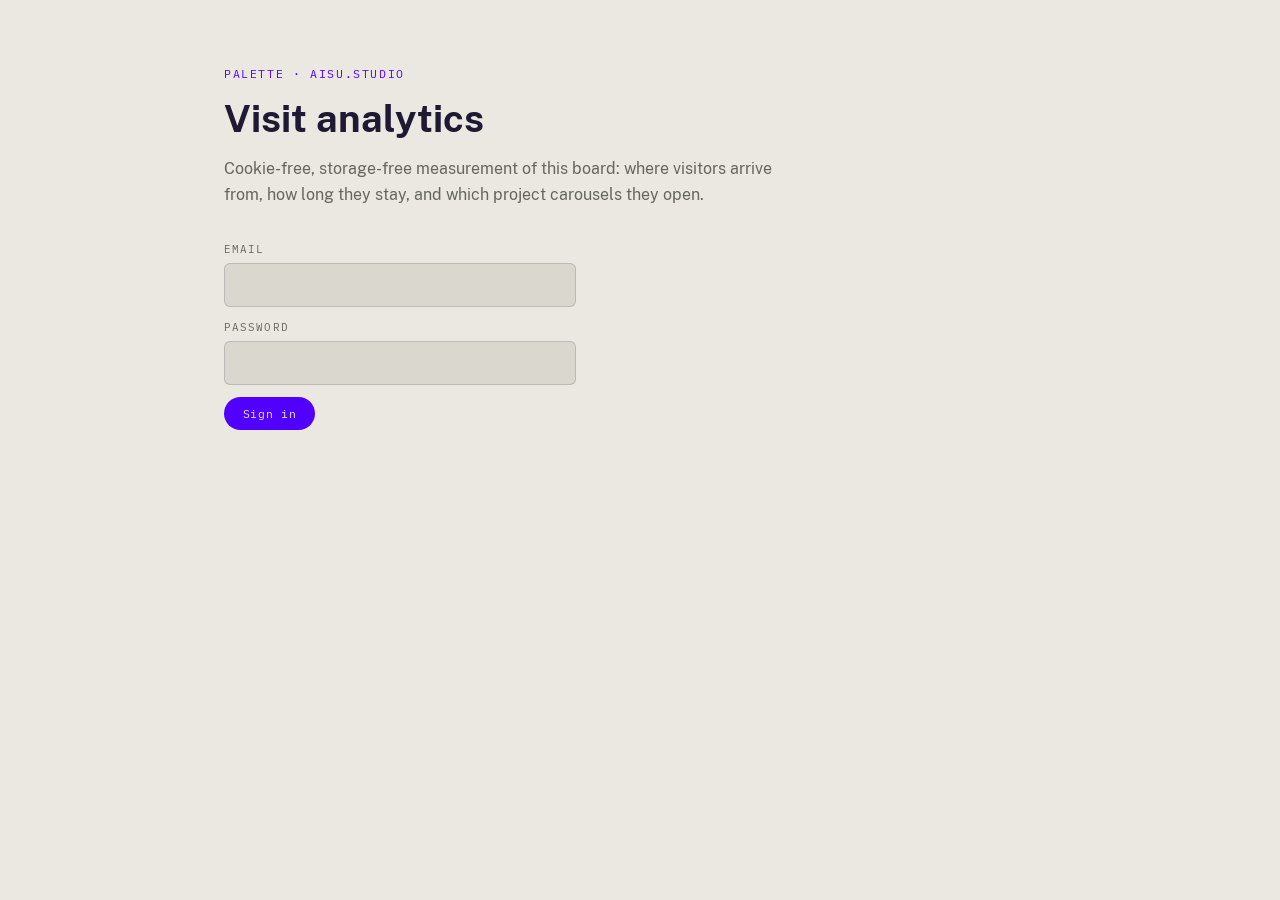
<file: stats.html>
<!doctype html>
<html lang="en">
<head>
<meta charset="utf-8">
<meta name="viewport" content="width=device-width, initial-scale=1">
<meta name="robots" content="noindex, nofollow">
<title>palette · visit analytics</title>
<link rel="stylesheet" href="tokens.css">
<style>
  :root {
    --canvas: var(--color-vanilla);
    --canvas-raised: var(--color-cappuccino);
    --ink: var(--color-blueberry);
    --ink-soft: var(--color-muted);
    --rule: color-mix(in srgb, var(--color-blueberry) 16%, transparent);
    --accent: var(--color-grape);
    /* one flavor, one step per theme — 4.16:1 on vanilla. Flavor ramps are the
       tier tokens.css reserves for encoding meaning in content, which is what a
       data mark is. */
    --mark: var(--color-pistachio-5);
    --track: color-mix(in srgb, var(--color-blueberry) 8%, transparent);
  }
  @media (prefers-color-scheme: dark) {
    :root:not([data-theme="light"]) {
      --canvas: var(--color-blueberry);
      --canvas-raised: color-mix(in srgb, var(--color-blueberry) 82%, var(--color-vanilla) 18%);
      --ink: var(--color-vanilla);
      --ink-soft: color-mix(in srgb, var(--color-vanilla) 62%, var(--color-blueberry) 38%);
      --rule: color-mix(in srgb, var(--color-vanilla) 16%, transparent);
      --accent: color-mix(in srgb, var(--color-grape) 55%, var(--color-vanilla) 45%);
      /* the dark step is chosen from the same ramp, not flipped — 11.5:1 */
      --mark: var(--color-pistachio-1);
      --track: color-mix(in srgb, var(--color-vanilla) 10%, transparent);
    }
  }
  :root[data-theme="dark"] {
    --canvas: var(--color-blueberry);
    --canvas-raised: color-mix(in srgb, var(--color-blueberry) 82%, var(--color-vanilla) 18%);
    --ink: var(--color-vanilla);
    --ink-soft: color-mix(in srgb, var(--color-vanilla) 62%, var(--color-blueberry) 38%);
    --rule: color-mix(in srgb, var(--color-vanilla) 16%, transparent);
    --accent: color-mix(in srgb, var(--color-grape) 55%, var(--color-vanilla) 45%);
    --mark: var(--color-pistachio-1);
    --track: color-mix(in srgb, var(--color-vanilla) 10%, transparent);
  }

  * { box-sizing: border-box; }
  /* the UA rule for [hidden] is display:none at element level, which any class
     setting display — .gate is a flex column — silently beats. Without this the
     sign-in form stays on screen next to the dashboard it just unlocked. */
  [hidden] { display: none !important; }
  body {
    margin: 0;
    background: var(--canvas);
    color: var(--ink);
    font-family: var(--font-sans);
    line-height: 1.65;
    padding: clamp(2rem, 6vw, 4rem) clamp(1.25rem, 5vw, 2rem) 4rem;
  }
  .wrap { max-width: 52rem; margin: 0 auto; }

  .eyebrow {
    font-family: var(--font-mono);
    font-size: 0.72rem;
    letter-spacing: 0.14em;
    text-transform: uppercase;
    color: var(--accent);
    margin: 0 0 0.9rem;
  }
  h1 {
    font-weight: 700;
    font-size: clamp(1.7rem, 4vw, 2.4rem);
    line-height: 1.15;
    margin: 0 0 0.9rem;
    text-wrap: balance;
  }
  h2 {
    font-size: 1.1rem;
    font-weight: 700;
    margin: 0 0 0.2rem;
  }
  .lede { color: var(--ink-soft); max-width: 36rem; margin: 0 0 2rem; }

  /* gate */
  .gate { max-width: 22rem; display: flex; flex-direction: column; gap: 0.75rem; }
  label {
    font-family: var(--font-mono);
    font-size: 0.68rem;
    letter-spacing: 0.1em;
    text-transform: uppercase;
    color: var(--ink-soft);
    display: block;
    margin-bottom: 0.25rem;
  }
  input {
    width: 100%;
    font: inherit;
    color: var(--ink);
    background: var(--canvas-raised);
    border: 1px solid var(--rule);
    border-radius: 6px;
    padding: 0.5rem 0.7rem;
  }
  button {
    font-family: var(--font-mono);
    font-size: 0.72rem;
    letter-spacing: 0.06em;
    color: var(--color-vanilla);
    background: var(--color-grape);
    border: 1px solid transparent;
    border-radius: 999px;
    padding: 0.5rem 1.1rem;
    cursor: pointer;
  }
  button.ghost {
    color: var(--ink-soft);
    background: transparent;
    border-color: var(--rule);
  }
  button.ghost[aria-pressed="true"] {
    color: var(--ink);
    background: var(--canvas-raised);
    border-color: transparent;
  }
  input:focus-visible, button:focus-visible, summary:focus-visible {
    outline: 2px solid var(--accent);
    outline-offset: 2px;
  }
  .error { color: var(--color-strawberry-5); font-size: 0.9rem; margin: 0; }

  /* filters sit in one row above the charts */
  .filters {
    display: flex;
    flex-wrap: wrap;
    align-items: center;
    gap: 0.5rem;
    padding-bottom: 1.5rem;
    margin-bottom: 2rem;
    border-bottom: 1px solid var(--rule);
  }
  .filters .spacer { flex: 1; }

  /* KPI row */
  .kpis {
    display: grid;
    grid-template-columns: repeat(auto-fit, minmax(11rem, 1fr));
    gap: 1.5rem 2rem;
    margin: 0 0 2.75rem;
  }
  .kpi dt {
    font-family: var(--font-mono);
    font-size: 0.66rem;
    letter-spacing: 0.12em;
    text-transform: uppercase;
    color: var(--ink-soft);
    margin-bottom: 0.3rem;
  }
  /* proportional figures: tabular-nums is for columns that align, and makes a
     display-size number look loose */
  .kpi dd {
    font-weight: 700;
    font-size: clamp(1.5rem, 3.2vw, 1.85rem);
    line-height: 1.1;
    margin: 0;
  }
  .kpi .sub {
    font-family: var(--font-mono);
    font-size: 0.7rem;
    font-weight: 400;
    color: var(--ink-soft);
    margin-top: 0.2rem;
  }

  section { margin-bottom: 2.75rem; }
  .hint { color: var(--ink-soft); font-size: 0.9rem; margin: 0 0 1rem; }

  /* bars — one hue for every bar. The category is named by its own label, so
     hue carries nothing and must not double-encode the length. */
  .bars { display: flex; flex-direction: column; gap: 0.5rem; }
  .bar-row {
    display: grid;
    grid-template-columns: minmax(6rem, 11rem) 1fr auto;
    align-items: center;
    gap: 0.75rem;
    font-family: var(--font-mono);
    font-size: 0.72rem;
  }
  .bar-label {
    color: var(--ink-soft);
    overflow: hidden;
    text-overflow: ellipsis;
    white-space: nowrap;
  }
  .bar-track {
    background: var(--track);
    border-radius: 3px;
    height: 12px;
    position: relative;
  }
  .bar-fill {
    background: var(--mark);
    border-radius: 0 4px 4px 0;
    height: 100%;
    min-width: 2px;
  }
  .bar-value { color: var(--ink); font-variant-numeric: tabular-nums; }
  .bar-row:hover .bar-label { color: var(--ink); }

  table { border-collapse: collapse; width: 100%; font-size: 0.85rem; }
  th, td {
    text-align: left;
    padding: 0.35rem 0.75rem 0.35rem 0;
    border-bottom: 1px solid var(--rule);
  }
  td:last-child, th:last-child { text-align: right; font-variant-numeric: tabular-nums; }
  details { margin-top: 0.9rem; }
  summary {
    font-family: var(--font-mono);
    font-size: 0.7rem;
    letter-spacing: 0.06em;
    color: var(--ink-soft);
    cursor: pointer;
  }
  .empty { color: var(--ink-soft); font-style: italic; font-size: 0.9rem; }

  footer {
    margin-top: 3rem;
    padding-top: 1.25rem;
    border-top: 1px solid var(--rule);
    font-family: var(--font-mono);
    font-size: 0.7rem;
    line-height: 1.8;
    color: var(--ink-soft);
  }
  a { color: var(--accent); }
</style>
</head>
<body>
<div class="wrap">
  <p class="eyebrow">palette · aisu.studio</p>
  <h1>Visit analytics</h1>
  <p class="lede">Cookie-free, storage-free measurement of this board: where visitors arrive from, how long they stay, and which project carousels they open.</p>

  <form class="gate" id="gate">
    <div>
      <label for="email">Email</label>
      <input id="email" type="email" autocomplete="username" required>
    </div>
    <div>
      <label for="password">Password</label>
      <input id="password" type="password" autocomplete="current-password" required>
    </div>
    <div><button type="submit">Sign in</button></div>
    <p class="error" id="gate-error" hidden></p>
  </form>

  <main id="dash" hidden>
    <div class="filters">
      <button class="ghost" type="button" data-days="7" aria-pressed="false">7 days</button>
      <button class="ghost" type="button" data-days="30" aria-pressed="true">30 days</button>
      <button class="ghost" type="button" data-days="90" aria-pressed="false">90 days</button>
      <span class="spacer"></span>
      <button class="ghost" type="button" id="signout">Sign out</button>
    </div>

    <dl class="kpis" id="kpis"></dl>

    <section>
      <h2>Channels</h2>
      <p class="hint">Referrer hostname only — never the full URL, so nothing about the visitor's search or path is kept.</p>
      <div id="channels"></div>
    </section>

    <section>
      <h2>Time on page</h2>
      <p class="hint">Counts only the time the tab was actually visible, so a page left open in the background does not read as attention.</p>
      <div id="dwell"></div>
    </section>

    <section>
      <h2>Carousels opened</h2>
      <p class="hint">One event per arrow or dot click, attributed to the project row it sits in.</p>
      <div id="carousels"></div>
    </section>

    <footer>
      No cookies, no localStorage, no sessionStorage — the visit id lives in memory and dies with the page.<br>
      No IP address and no user-agent string is stored; the referrer is reduced to its hostname.<br>
      Returning visitors are therefore not recognisable, and no visitor can be re-identified from this data.
    </footer>
  </main>
</div>

<script src="analytics-config.js"></script>
<script>
(function () {
  var cfg = window.PALETTE_ANALYTICS;
  var base = cfg.url.replace(/\/$/, '');
  // in memory only, like the tracker — a reload signs you out, which is the
  // honest cost of a dashboard that writes nothing to the device either.
  var token = null;
  var rows = [];
  var days = 30;

  var gate = document.getElementById('gate');
  var gateError = document.getElementById('gate-error');
  var dash = document.getElementById('dash');

  gate.addEventListener('submit', function (e) {
    e.preventDefault();
    gateError.hidden = true;
    fetch(base + '/auth/v1/token?grant_type=password', {
      method: 'POST',
      headers: { 'Content-Type': 'application/json', apikey: cfg.anonKey },
      body: JSON.stringify({
        email: document.getElementById('email').value,
        password: document.getElementById('password').value,
      }),
    })
      .then(function (r) { return r.json().then(function (b) { return { ok: r.ok, body: b }; }); })
      .then(function (res) {
        if (!res.ok || !res.body.access_token) throw new Error(res.body.error_description || 'Sign-in failed.');
        token = res.body.access_token;
        gate.hidden = true;
        dash.hidden = false;
        load();
      })
      .catch(function (err) {
        gateError.textContent = err.message;
        gateError.hidden = false;
      });
  });

  document.getElementById('signout').addEventListener('click', function () {
    token = null;
    rows = [];
    dash.hidden = true;
    gate.hidden = false;
  });

  Array.prototype.forEach.call(document.querySelectorAll('[data-days]'), function (button) {
    button.addEventListener('click', function () {
      days = Number(button.dataset.days);
      Array.prototype.forEach.call(document.querySelectorAll('[data-days]'), function (other) {
        other.setAttribute('aria-pressed', String(other === button));
      });
      load();
    });
  });

  function load() {
    var from = new Date(Date.now() - days * 86400000).toISOString();
    fetch(base + '/rest/v1/' + cfg.table +
          '?select=kind,session,channel,project,slide,dwell_ms,created_at' +
          '&created_at=gte.' + from + '&order=created_at.desc&limit=50000', {
      headers: { apikey: cfg.anonKey, Authorization: 'Bearer ' + token },
    })
      .then(function (r) { return r.json(); })
      .then(function (data) { rows = Array.isArray(data) ? data : []; render(); })
      .catch(function () { rows = []; render(); });
  }

  function tally(list) {
    var map = {};
    list.forEach(function (key) { map[key] = (map[key] || 0) + 1; });
    return Object.keys(map)
      .map(function (key) { return { label: key, value: map[key] }; })
      .sort(function (a, b) { return b.value - a.value; });
  }

  function median(values) {
    if (!values.length) return 0;
    var sorted = values.slice().sort(function (a, b) { return a - b; });
    var mid = Math.floor(sorted.length / 2);
    return sorted.length % 2 ? sorted[mid] : (sorted[mid - 1] + sorted[mid]) / 2;
  }

  function duration(ms) {
    var s = Math.round(ms / 1000);
    if (s < 60) return s + 's';
    var m = Math.floor(s / 60);
    return m + 'm ' + (s % 60) + 's';
  }

  // bars, plus the same numbers as a table — identity is never colour alone,
  // and a screen reader gets the real values rather than a row of divs
  function bars(node, items, unit) {
    if (!items.length) {
      node.innerHTML = '<p class="empty">No events in this range yet.</p>';
      return;
    }
    // over all items, not items[0] — the distribution below is in time order,
    // not sorted by size, so the first bucket is rarely the tallest
    var max = items.reduce(function (m, item) { return Math.max(m, item.value); }, 0);
    if (max === 0) {
      node.innerHTML = '<p class="empty">No events in this range yet.</p>';
      return;
    }
    var list = document.createElement('div');
    list.className = 'bars';
    items.forEach(function (item) {
      var row = document.createElement('div');
      row.className = 'bar-row';
      row.title = item.label + ': ' + item.value + ' ' + unit;

      var label = document.createElement('span');
      label.className = 'bar-label';
      label.textContent = item.label;

      var track = document.createElement('span');
      track.className = 'bar-track';
      var fill = document.createElement('span');
      fill.className = 'bar-fill';
      fill.style.display = 'block';
      fill.style.width = Math.max(2, Math.round((item.value / max) * 100)) + '%';
      track.appendChild(fill);

      var value = document.createElement('span');
      value.className = 'bar-value';
      value.textContent = item.value;

      row.append(label, track, value);
      list.appendChild(row);
    });

    var details = document.createElement('details');
    var rowsHtml = items.map(function (item) {
      return '<tr><td>' + item.label + '</td><td>' + item.value + '</td></tr>';
    }).join('');
    details.innerHTML = '<summary>Show as table</summary>' +
      '<table><thead><tr><th>Label</th><th>' + unit + '</th></tr></thead><tbody>' +
      rowsHtml + '</tbody></table>';

    node.replaceChildren(list, details);
  }

  var BUCKETS = [
    ['under 10s', 0, 10000],
    ['10–30s', 10000, 30000],
    ['30s–1m', 30000, 60000],
    ['1–3m', 60000, 180000],
    ['3–10m', 180000, 600000],
    ['over 10m', 600000, Infinity],
  ];

  function render() {
    var views = rows.filter(function (r) { return r.kind === 'view'; });
    var clicks = rows.filter(function (r) { return r.kind === 'carousel'; });

    // A visit reports its running dwell each time the page goes away, so one
    // session can have several rows. The last one is the whole visit — keep the
    // largest per session rather than counting each report as its own visit.
    var best = {};
    rows.forEach(function (r) {
      if (r.kind !== 'leave' || r.dwell_ms == null) return;
      if (!(r.session in best) || r.dwell_ms > best[r.session]) best[r.session] = r.dwell_ms;
    });
    var leaves = Object.keys(best).map(function (session) { return { dwell_ms: best[session] }; });

    document.getElementById('kpis').innerHTML = [
      ['Visits', views.length, days + ' days'],
      ['Median time on page', leaves.length ? duration(median(leaves.map(function (r) { return r.dwell_ms; }))) : '—',
        'n=' + leaves.length],
      ['Carousels opened', clicks.length,
        views.length ? (clicks.length / views.length).toFixed(1) + ' per visit' : '—'],
    ].map(function (kpi) {
      return '<div class="kpi"><dt>' + kpi[0] + '</dt><dd>' + kpi[1] +
             '<div class="sub">' + kpi[2] + '</div></dd></div>';
    }).join('');

    bars(document.getElementById('channels'),
      tally(views.map(function (r) { return r.channel || 'unknown'; })), 'visits');

    var durations = leaves.map(function (r) { return r.dwell_ms; });
    bars(document.getElementById('dwell'),
      // kept in time order, never sorted by size: the shape of the
      // distribution is the point, and re-sorting destroys it
      BUCKETS.map(function (bucket) {
        return {
          label: bucket[0],
          value: durations.filter(function (d) { return d >= bucket[1] && d < bucket[2]; }).length,
        };
      }),
      'visits');

    bars(document.getElementById('carousels'),
      tally(clicks.map(function (r) { return r.project || 'unknown'; })), 'clicks');
  }
})();
</script>
</body>
</html>
</file>
<file: tokens.css>
/*
  waffle — shared design tokens for Aisu.Studio projects.
  Source of truth extracted from FullerHome and the AisuKurimu site,
  where this palette already matched independently.
*/

@font-face {
  font-family: "Public Sans";
  src: url("fonts/PublicSans/PublicSans-Regular.woff2") format("woff2");
  font-weight: 400;
  font-style: normal;
  font-display: swap;
}
@font-face {
  font-family: "Public Sans";
  src: url("fonts/PublicSans/PublicSans-Medium.woff2") format("woff2");
  font-weight: 500;
  font-style: normal;
  font-display: swap;
}
@font-face {
  font-family: "Public Sans";
  src: url("fonts/PublicSans/PublicSans-Bold.woff2") format("woff2");
  font-weight: 700;
  font-style: normal;
  font-display: swap;
}
@font-face {
  font-family: "Public Sans";
  src: url("fonts/PublicSans/PublicSans-Italic.woff2") format("woff2");
  font-weight: 400;
  font-style: italic;
  font-display: swap;
}
@font-face {
  font-family: "iA Writer Mono S";
  src: url("fonts/iA-Writer-Mono/ia-writer-mono-latin-400-normal.woff2") format("woff2");
  font-weight: 400;
  font-style: normal;
  font-display: swap;
}
@font-face {
  font-family: "iA Writer Mono S";
  src: url("fonts/iA-Writer-Mono/ia-writer-mono-latin-700-normal.woff2") format("woff2");
  font-weight: 700;
  font-style: normal;
  font-display: swap;
}
@font-face {
  font-family: "iA Writer Mono S";
  src: url("fonts/iA-Writer-Mono/ia-writer-mono-latin-400-italic.woff2") format("woff2");
  font-weight: 400;
  font-style: italic;
  font-display: swap;
}

:root {
  /* Color tokens */
  --color-blueberry: #1f1934;   /* ink */
  --color-grape:     #5100ff;   /* accent, links */
  --color-lemon:     #d8ff01;   /* highlight */
  --color-hazelnut:  #9e9c95;   /* muted secondary text */
  --color-cappuccino:#d9d7ce;   /* card / container background */
  --color-vanilla:   #eae8e0;   /* page background */

  /* Flavor ramps — the TERTIARY tier: functional color, five flavors ×
     five "juicyness" levels. Level 5 = full juice (most saturated / darkest),
     level 1 = most diluted.
     The six swatches above are primary (blueberry/grape/lemon — brand and
     interaction) and secondary (hazelnut/cappuccino/vanilla — surfaces). These
     are neither: they carry no brand and claim no interaction state, they only
     encode meaning in content — sequential scales, heatmaps, intensity and
     priority coding, categorical series. So never reach for a flavor to style
     chrome (a button, a link, a border); that's what the tiers above are for.
     For a categorical series, take one level across flavors (4 or 5 reads
     strongest); for a sequential scale, walk one flavor 1 → 5.
     Like the core swatches, these are raw values and do NOT repoint in dark
     mode — only the semantic aliases below do. */
  --color-pistachio-1: #c4ddb6;
  --color-pistachio-2: #a6cd93;
  --color-pistachio-3: #92c982;
  --color-pistachio-4: #57a03a;
  --color-pistachio-5: #3e7c1f;

  --color-mango-1:     #f0d9a3;
  --color-mango-2:     #efcc81;
  --color-mango-3:     #f2b63c;
  --color-mango-4:     #f0921a;
  --color-mango-5:     #ec6608;

  --color-strawberry-1:#f0aaa0;
  --color-strawberry-2:#e9887b;
  --color-strawberry-3:#e9634f;
  --color-strawberry-4:#ee3d28;
  --color-strawberry-5:#d80b0b;

  --color-raspberry-1: #f5b3d6;
  --color-raspberry-2: #f192c7;
  --color-raspberry-3: #ee72b6;
  --color-raspberry-4: #ea4e9f;
  --color-raspberry-5: #e6187c;

  --color-chocolate-1: #c2b3a5;
  --color-chocolate-2: #9f8c7c;
  --color-chocolate-3: #7a6250;
  --color-chocolate-4: #4b3225;
  --color-chocolate-5: #2b1611;

  /* Bare flavor name = full juice, for the common "just give me the color" case */
  --color-pistachio:  var(--color-pistachio-5);
  --color-mango:      var(--color-mango-5);
  --color-strawberry: var(--color-strawberry-5);
  --color-raspberry:  var(--color-raspberry-5);
  --color-chocolate:  var(--color-chocolate-5);

  /* Text on a flavor fill — measured against --color-blueberry (ink) and
     --color-vanilla, same method as the hazelnut fix below. WCAG AA body
     text needs 4.5:1; large text (≥24px, or ≥18.7px bold) needs 3:1.
       ink on:      pistachio 1–4 · mango 1–5 · strawberry 1–3 · raspberry 1–4 · chocolate 1–2
       vanilla on:  chocolate 3–5
     Four levels clear 3:1 but miss 4.5:1 — pistachio 5 (vanilla, 4.17),
     strawberry 4 (ink, 4.28), strawberry 5 (vanilla, 4.31), raspberry 5
     (ink, 3.84). Large text or non-text fills only; for body copy step one
     level down, or put the label outside the fill. */

  /* Semantic aliases */
  --color-bg:       var(--color-vanilla);
  --color-surface:  var(--color-cappuccino);
  --color-text:     var(--color-blueberry);
  /* WCAG: hazelnut (#9e9c95) on vanilla is only 2.6:1 — darkened to ≥4.5:1.
     Fix carried over from FullerHome's production globals.css. */
  --color-muted:    #66655f;
  --color-accent:   var(--color-grape);
  --color-highlight:var(--color-lemon);
  /* Text/icon color for on top of --color-highlight (lemon) surfaces —
     active tabs, selected badges, total rows. 14.6:1 contrast on lemon.
     Do NOT use this on --color-accent (grape): only 2.24:1 there, fails
     WCAG AA. Grape surfaces pair with --color-vanilla text instead (6.13:1),
     same as the primary-button pattern below. Naming/pairing observed in
     FullerHome and spiritsprint, where their "accent" token = waffle's
     --color-highlight, not --color-accent. */
  --color-on-accent:var(--color-blueberry);

  /* Spacing scale */
  --sp-xs:  0.25rem;
  --sp-sm:  0.5rem;
  --sp-md:  1rem;
  --sp-lg:  1.5rem;
  --sp-xl:  2rem;
  --sp-2xl: 3rem;
  --sp-3xl: 4rem;
  --sp-4xl: 6rem;

  /* Layout */
  --container-max: 1200px;
  --gutter: 24px;

  /* Type */
  --font-sans: "Public Sans", system-ui, sans-serif;
  --font-mono: "iA Writer Mono S", ui-monospace, "SF Mono", Menlo, monospace;
}
</file>
